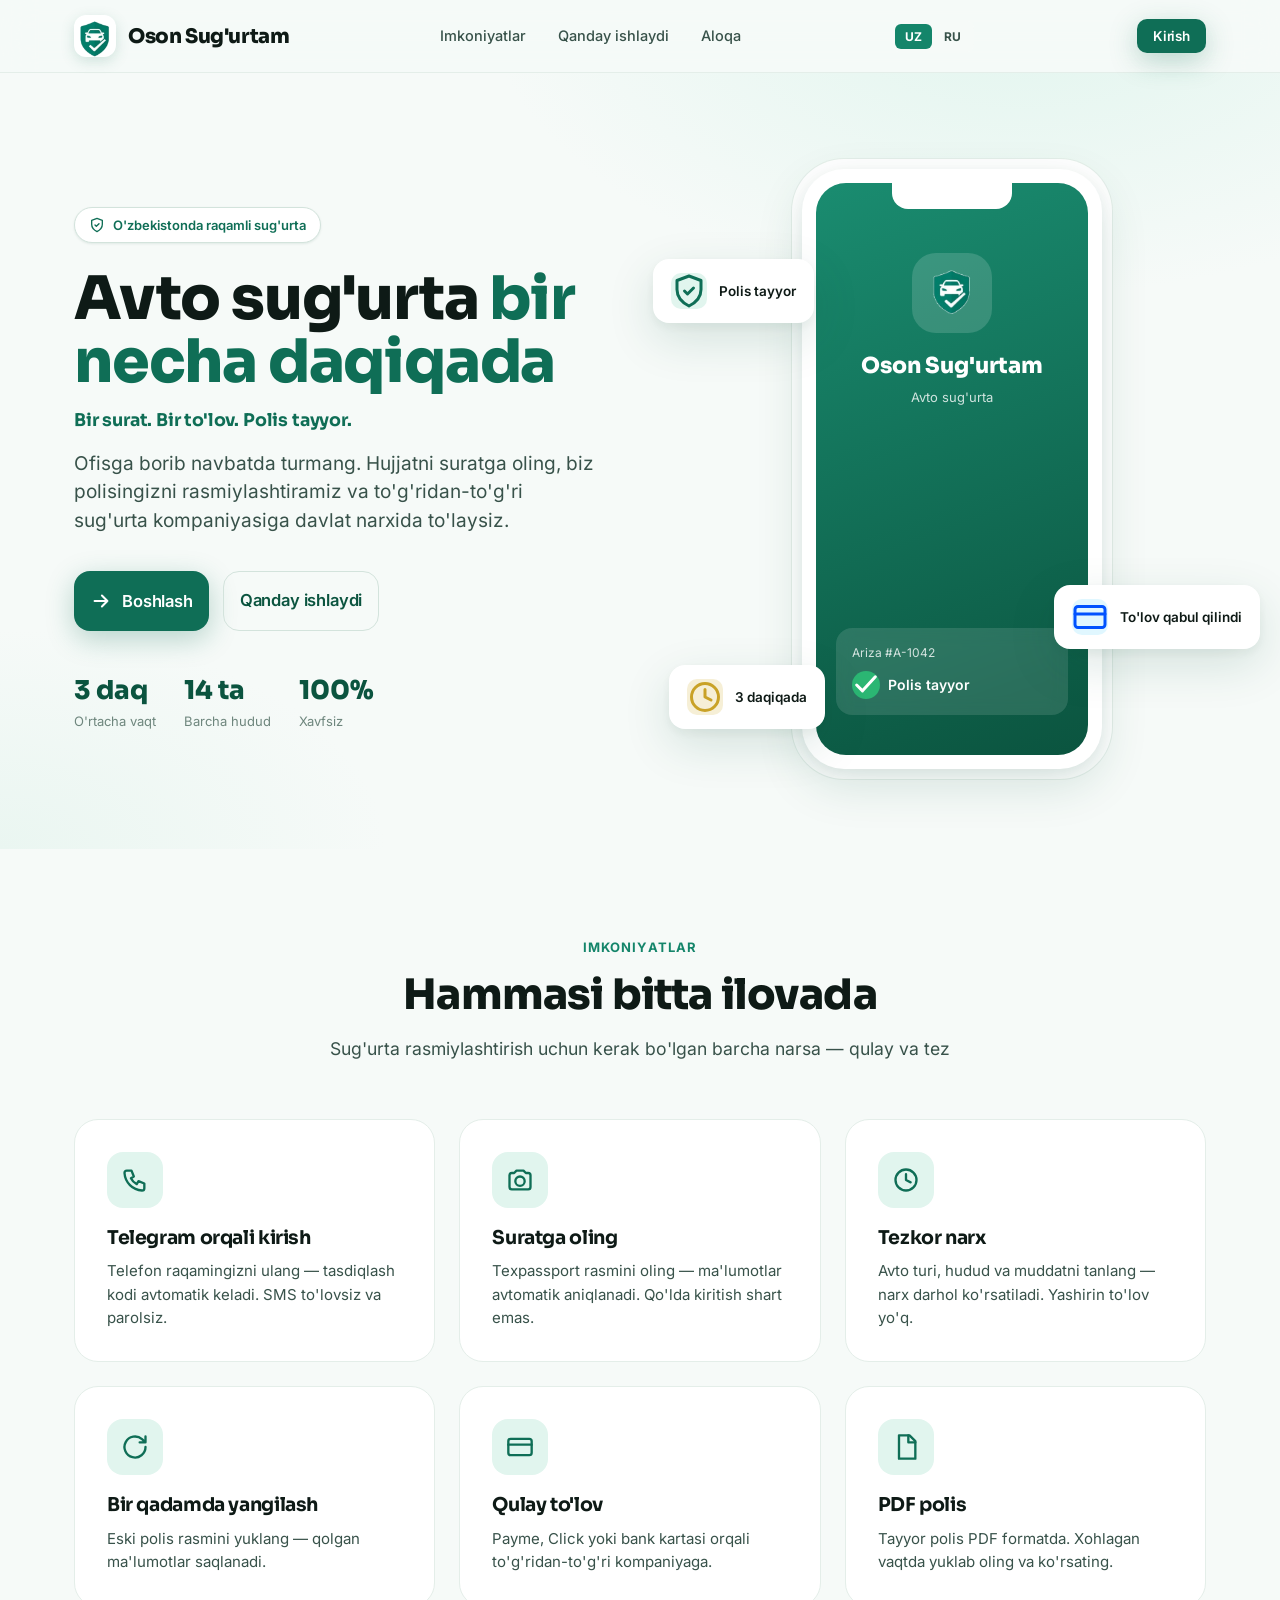
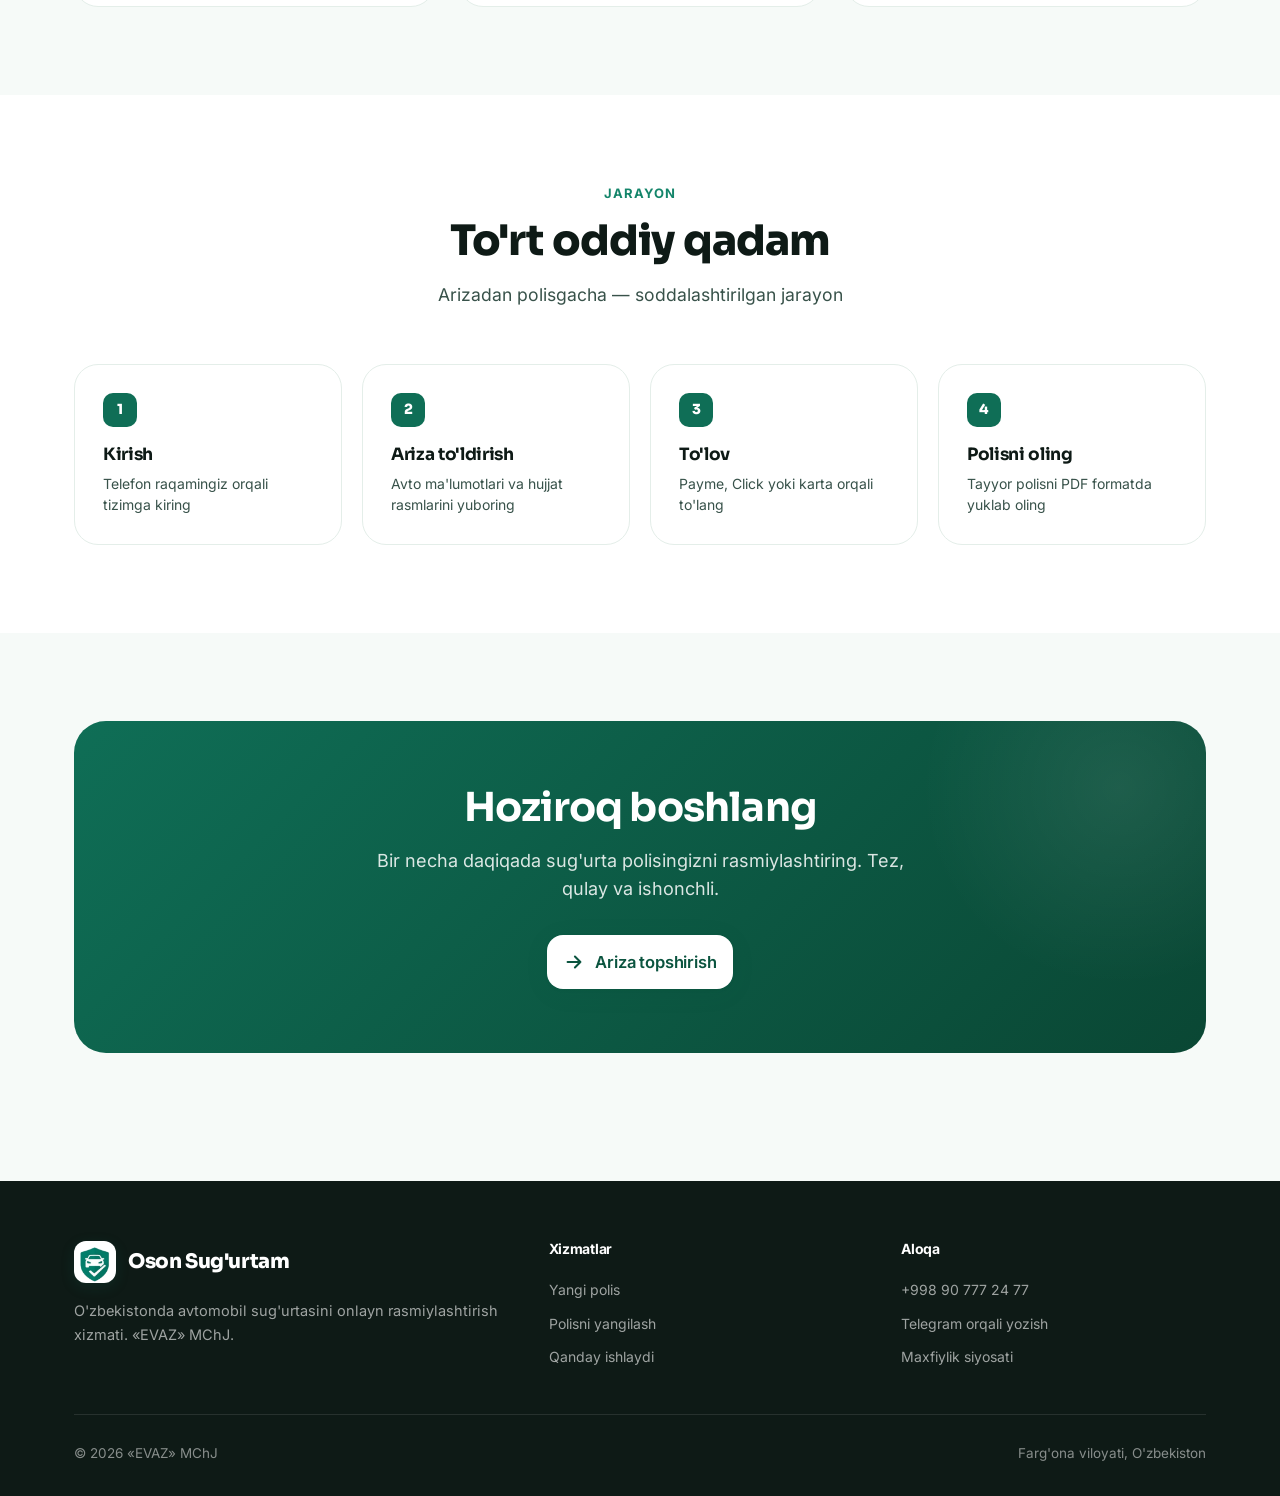
<file: index.html>
<!DOCTYPE html>
<html lang="uz">
<head>
  <meta charset="UTF-8">
  <script>
  (function(){
    try {
      document.documentElement.setAttribute('data-accent', localStorage.getItem('oson_accent') || 'green');
    } catch (e) {}
  })();
  </script>
  <!-- Zoom ataylab bloklanmaydi: mijozlarning bir qismi yoshi katta va matnni
       kattalashtirib o'qiydi. "Nativ ilova" hissi uchun ularni yo'qotish arzimaydi. -->
  <meta name="viewport" content="width=device-width, initial-scale=1.0, viewport-fit=cover">

  <script>
  // Brauzerdagi xatolarni o'z serverimizga yuboramiz. Bu skript boshqa
  // hamma narsadan oldin turadi — shuning uchun ilova yuklanayotganda yuz
  // bergan xatolarni ham tutadi. Uchinchi tomon xizmati ishlatilmaydi.
  (function () {
    var MAX = 8;            // bitta sessiyada eng ko'pi bilan shuncha xabar
    var sent = 0;
    var seen = {};          // bir xil xato takror yuborilmaydi

    function base() {
      var h = location.hostname;
      if (h === 'localhost' || h === '127.0.0.1') return 'http://localhost:3001';
      if (h.indexOf('test.') === 0 || h.indexOf('staging.') === 0) return 'https://api-test.osugurta.uz';
      return 'https://api.osugurta.uz';
    }

    function report(d) {
      try {
        if (sent >= MAX) return;
        var key = (d.message || '') + '|' + (d.line || '');
        if (!key.replace('|', '') || seen[key]) return;
        seen[key] = 1; sent++;

        try {
          var u = JSON.parse(localStorage.getItem('oson_client_user') || 'null');
          if (u && u.phone) d.phone = u.phone;
        } catch (e) {}
        d.page = location.hash || '/';

        var url = base() + '/api/client-errors';
        var body = JSON.stringify(d);
        // sendBeacon sahifa yopilayotganda ham yetib boradi
        if (navigator.sendBeacon) {
          navigator.sendBeacon(url, new Blob([body], { type: 'application/json' }));
        } else {
          fetch(url, { method: 'POST', headers: { 'Content-Type': 'application/json' }, body: body, keepalive: true }).catch(function () {});
        }
      } catch (e) {}
    }

    window.addEventListener('error', function (e) {
      if (!e) return;
      // Rasm/skript yuklanmaganda ham shu hodisa keladi — uni ajratamiz
      if (e.target && e.target !== window && e.target.tagName) {
        return report({ kind: 'error', message: 'Yuklanmadi: ' + e.target.tagName, source: e.target.src || e.target.href || '' });
      }
      report({
        kind: 'error',
        message: e.message || 'Noma\'lum xato',
        source: e.filename || '',
        line: e.lineno || 0,
        col: e.colno || 0,
        stack: (e.error && e.error.stack) || '',
      });
    }, true);

    window.addEventListener('unhandledrejection', function (e) {
      var r = e && e.reason;
      report({
        kind: 'promise',
        message: (r && (r.message || String(r))) || 'Javobsiz promise',
        stack: (r && r.stack) || '',
      });
    });
  })();
  </script>

  <meta name="theme-color" content="#0F6E56">
  <title>Oson Sug'urtam — OSAGO avto sug'urtasini onlayn rasmiylashtiring</title>
  <meta name="description" content="OSAGO avto sug'urta polisini 5 daqiqada onlayn rasmiylashtiring. Tez, qulay, ishonchli — kartadan to'lov, yangilash va do'stlarga referal bonus tizimi bilan.">
  <meta name="keywords" content="OSAGO, avto sug'urta, sug'urta polisi, online sug'urta, O'zbekiston sug'urta, avtomobil sug'urtasi, osugurta">
  <meta name="author" content="Oson Sug'urtam">
  <link rel="canonical" href="https://osugurta.uz/">

  <!-- Open Graph -->
  <meta property="og:type" content="website">
  <meta property="og:site_name" content="Oson Sug'urtam">
  <meta property="og:title" content="Oson Sug'urtam — OSAGO avto sug'urtasini onlayn rasmiylashtiring">
  <meta property="og:description" content="OSAGO avto sug'urta polisini 5 daqiqada onlayn rasmiylashtiring. Tez, qulay, ishonchli.">
  <meta property="og:url" content="https://osugurta.uz/">
  <meta property="og:image" content="https://osugurta.uz/icons/logo.png">
  <meta property="og:locale" content="uz_UZ">

  <!-- Twitter Card -->
  <meta name="twitter:card" content="summary">
  <meta name="twitter:title" content="Oson Sug'urtam — OSAGO avto sug'urtasini onlayn rasmiylashtiring">
  <meta name="twitter:description" content="OSAGO avto sug'urta polisini 5 daqiqada onlayn rasmiylashtiring. Tez, qulay, ishonchli.">
  <meta name="twitter:image" content="https://osugurta.uz/icons/logo.png">

  <!-- WebP birinchi: qo'llab-quvvatlamagan brauzer uni o'tkazib yuboradi va PNG oladi -->
  <link rel="icon" type="image/webp" sizes="64x64" href="icons/favicon-64.webp">
  <link rel="icon" type="image/png" sizes="192x192" href="icons/icon-192.png">
  <link rel="icon" type="image/png" sizes="64x64" href="icons/favicon-64.png">
  <!-- Logotip birinchi ekranda ko'rinadi — oldindan yuklaymiz (LCP) -->
  <link rel="preload" as="image" href="icons/logo-mark.webp" type="image/webp">

  <!-- Backend bilan ulanishni oldindan ochamiz: birinchi API so'rovi ~100-200 ms tez boshlanadi -->
  <link rel="preconnect" href="https://api.osugurta.uz" crossorigin>
  <link rel="dns-prefetch" href="https://api.osugurta.uz">

  <!-- Shriftlar shu domendan: Google'ning ikkita domeni, ikkita DNS so'rovi
       va ikkita TLS qo'l berishi yo'qoldi. Birinchi ekranda kerak bo'ladigan
       ikkitasini oldindan yuklaymiz — CSS o'qilishini kutmaydi. -->
  <link rel="preload" as="font" type="font/woff2" href="fonts/inter-latin.woff2" crossorigin>
  <link rel="preload" as="font" type="font/woff2" href="fonts/sora-latin.woff2" crossorigin>
  <link rel="stylesheet" href="css/fonts.css?v=14">
  <link rel="stylesheet" href="css/style.css?v=14">
  <link rel="manifest" href="manifest.json">
  <meta name="apple-mobile-web-app-capable" content="yes">
  <meta name="apple-mobile-web-app-status-bar-style" content="default">
  <meta name="apple-mobile-web-app-title" content="Oson Sug'urta">
  <link rel="apple-touch-icon" href="icons/icon-192.png">

  <script type="application/ld+json">
  {
    "@context": "https://schema.org",
    "@type": "InsuranceAgency",
    "name": "Oson Sug'urtam",
    "url": "https://osugurta.uz/",
    "logo": "https://osugurta.uz/icons/logo.png",
    "description": "Avto sug'urta (OSAGO) polisini onlayn rasmiylashtirish xizmati.",
    "areaServed": {
      "@type": "Country",
      "name": "O'zbekiston"
    },
    "availableLanguage": ["uz", "ru"]
  }
  </script>
</head>

<body>
  <div id="app"><div class="boot"><div class="boot-spinner"></div></div></div>
  <div id="toast-wrap"></div>

  <!-- Skriptlar `defer` bilan: brauzer HTML'ni to'xtatmasdan o'qib boradi va
       fayllarni parallel yuklaydi. Bajarilish tartibi saqlanadi, hammasi
       DOMContentLoaded'dan oldin tugaydi — shuning uchun App.init() xavfsiz. -->
  <script defer src="https://telegram.org/js/telegram-web-app.js"></script>
  <script defer src="js/config.js?v=14"></script>
  <script defer src="js/i18n.js?v=14"></script>
  <script defer src="js/api.js?v=14"></script>
  <script defer src="js/ui.js?v=14"></script>
  <script defer src="js/app.js?v=14"></script>
  <script>
  document.addEventListener('DOMContentLoaded', function () {
    App.init();

    // Service worker statik fayl yangilanganini aniqlasa — mijozga aytamiz.
    // Majburan qayta yuklamaydik: foydalanuvchi ariza to'ldirayotgan bo'lishi mumkin.
    if ('serviceWorker' in navigator) {
      navigator.serviceWorker.addEventListener('message', function (e) {
        if (!e.data || e.data.type !== 'OSON_UPDATE') return;
        if (document.querySelector('.upd-bar')) return;
        var bar = document.createElement('div');
        bar.className = 'upd-bar';
        bar.innerHTML = '<span>Yangi versiya tayyor</span>';
        var btn = document.createElement('button');
        btn.type = 'button';
        btn.textContent = 'Yangilash';
        btn.addEventListener('click', function () { location.reload(); });
        bar.appendChild(btn);
        document.body.appendChild(bar);
        requestAnimationFrame(function () { bar.classList.add('on'); });
      });
    }
  });
  </script>
</body>
</html>
</file>
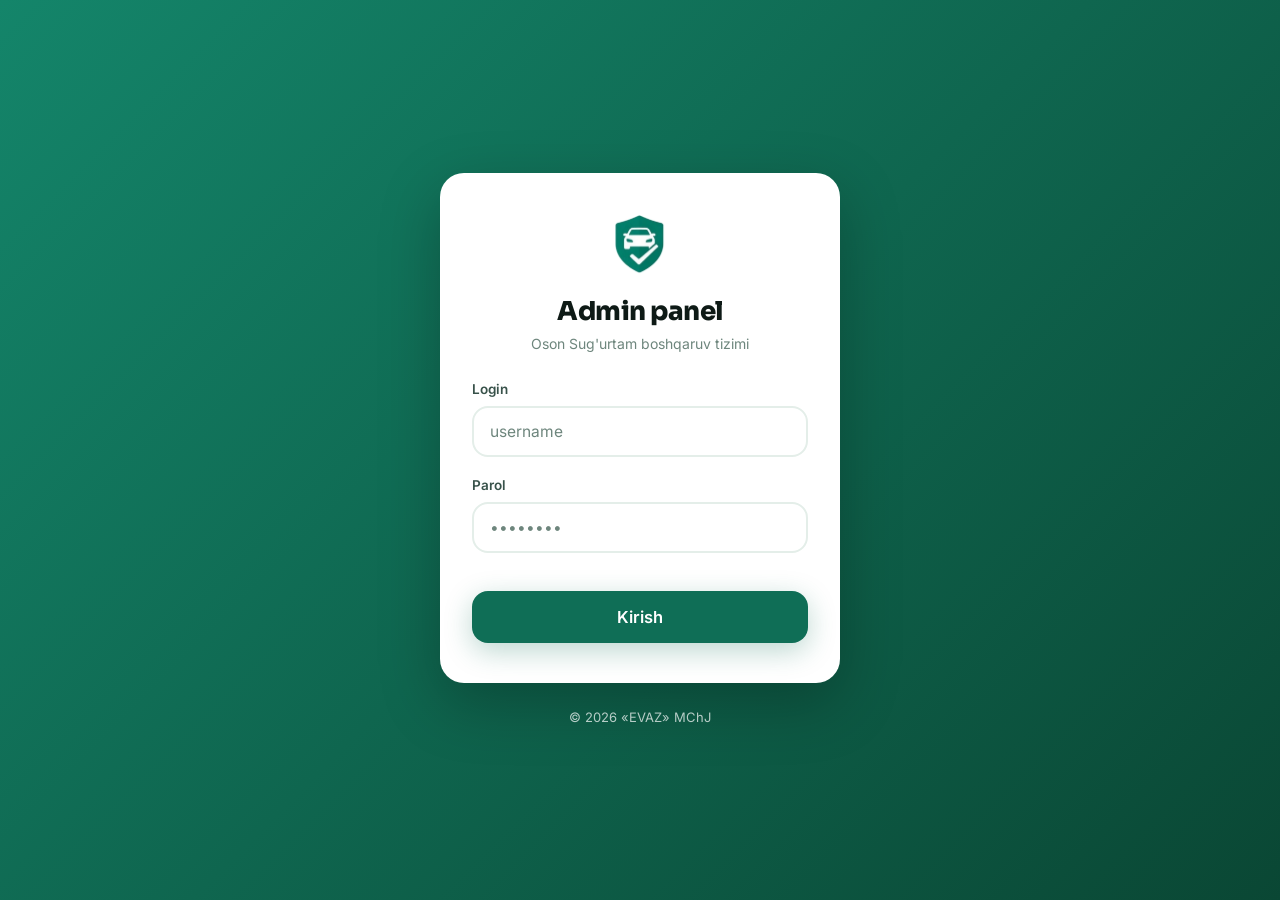
<file: admin.html>
<!DOCTYPE html>
<html lang="uz">
<head>
  <meta charset="UTF-8">
  <meta name="viewport" content="width=device-width, initial-scale=1.0">
  <meta name="theme-color" content="#0B543F">
  <title>Oson Sug'urtam — Admin panel</title>
  <link rel="icon" type="image/webp" sizes="64x64" href="icons/favicon-64.webp">
  <link rel="icon" type="image/png" sizes="192x192" href="icons/icon-192.png">
  <link rel="icon" type="image/png" sizes="64x64" href="icons/favicon-64.png">
  <link rel="apple-touch-icon" href="icons/apple-touch-icon.png">
  <!-- Shriftlar shu domendan: Google'ning ikkita domeni, ikkita DNS so'rovi
       va ikkita TLS qo'l berishi yo'qoldi. Birinchi ekranda kerak bo'ladigan
       ikkitasini oldindan yuklaymiz — CSS o'qilishini kutmaydi. -->
  <link rel="preload" as="font" type="font/woff2" href="fonts/inter-latin.woff2" crossorigin>
  <link rel="preload" as="font" type="font/woff2" href="fonts/sora-latin.woff2" crossorigin>
  <link rel="stylesheet" href="css/fonts.css?v=12">
  <link rel="stylesheet" href="css/style.css?v=12">
  <link rel="stylesheet" href="css/admin.css?v=12">
</head>
<body class="admin-body">
  <div id="admin"><div class="boot"><div class="boot-spinner"></div></div></div>
  <div id="toast-wrap"></div>

  <script src="js/config.js?v=12"></script>
  <script src="js/api.js?v=12"></script>
  <script src="js/ui.js?v=12"></script>
  <script src="js/admin.js?v=12"></script>
  <script>Admin.init();</script>
</body>
</html>
</file>
<file: css/fonts.css>
/* ============================================================
   SHRIFTLAR — o'z domenimizda

   Avval fonts.googleapis.com + fonts.gstatic.com dan kelardi: ikkita
   qo'shimcha domen, ikkita DNS so'rovi, ikkita TLS qo'l berishi — va
   bularning hammasi CSS o'qilgandan KEYIN boshlanardi. Endi fayllar shu
   domendan keladi, mavjud ulanish qayta ishlatiladi va service worker
   ularni keshlaydi.

   Bular o'zgaruvchan (variable) shriftlar: bitta fayl barcha og'irliklarni
   beradi. Og'irlik o'qi CSS'da haqiqatan ishlatilgan oraliqqa qisqartirildi
   (Inter 400-700, Sora 700-800) — shriftning ko'rinishi o'zgarmaydi,
   faqat ishlatilmaydigan og'irliklar ma'lumoti olib tashlanadi.

   unicode-range saqlangan: brauzer faqat sahifada uchragan harflar uchun
   faylni yuklaydi — rus tili yoqilmasa kirill fayli umuman so'ralmaydi.
   ============================================================ */


/* Inter · cyrillic */
@font-face {
  font-family: 'Inter';
  font-style: normal;
  font-weight: 400 700;
  font-display: swap;
  src: url('../fonts/inter-cyrillic.woff2') format('woff2');
  unicode-range: U+0301, U+0400-045F, U+0490-0491, U+04B0-04B1, U+2116;
}

/* Inter · latin-ext */
@font-face {
  font-family: 'Inter';
  font-style: normal;
  font-weight: 400 700;
  font-display: swap;
  src: url('../fonts/inter-latin-ext.woff2') format('woff2');
  unicode-range: U+0100-02BA, U+02BD-02C5, U+02C7-02CC, U+02CE-02D7, U+02DD-02FF, U+0304, U+0308, U+0329, U+1D00-1DBF, U+1E00-1E9F, U+1EF2-1EFF, U+2020, U+20A0-20AB, U+20AD-20C4, U+2113, U+2C60-2C7F, U+A720-A7FF;
}

/* Inter · latin */
@font-face {
  font-family: 'Inter';
  font-style: normal;
  font-weight: 400 700;
  font-display: swap;
  src: url('../fonts/inter-latin.woff2') format('woff2');
  unicode-range: U+0000-00FF, U+0131, U+0152-0153, U+02BB-02BC, U+02C6, U+02DA, U+02DC, U+0304, U+0308, U+0329, U+2000-206F, U+20AC, U+2122, U+2191, U+2193, U+2212, U+2215, U+FEFF, U+FFFD;
}

/* Sora · latin-ext */
@font-face {
  font-family: 'Sora';
  font-style: normal;
  font-weight: 700 800;
  font-display: swap;
  src: url('../fonts/sora-latin-ext.woff2') format('woff2');
  unicode-range: U+0100-02BA, U+02BD-02C5, U+02C7-02CC, U+02CE-02D7, U+02DD-02FF, U+0304, U+0308, U+0329, U+1D00-1DBF, U+1E00-1E9F, U+1EF2-1EFF, U+2020, U+20A0-20AB, U+20AD-20C4, U+2113, U+2C60-2C7F, U+A720-A7FF;
}

/* Sora · latin */
@font-face {
  font-family: 'Sora';
  font-style: normal;
  font-weight: 700 800;
  font-display: swap;
  src: url('../fonts/sora-latin.woff2') format('woff2');
  unicode-range: U+0000-00FF, U+0131, U+0152-0153, U+02BB-02BC, U+02C6, U+02DA, U+02DC, U+0304, U+0308, U+0329, U+2000-206F, U+20AC, U+2122, U+2191, U+2193, U+2212, U+2215, U+FEFF, U+FFFD;
}
</file>
<file: css/style.css>
/* ============================================================
   OSON SUG'URTAM — Premium dizayn tizimi
   Display: Sora · Body: Inter · Brand: deep green
   ============================================================ */

/* Shriftlar index.html da <link rel="preconnect"> + <link rel="stylesheet"> bilan
   yuklanadi. Bu yerda @import ishlatilmaydi: u render'ni bloklaydi va
   bir xil shriftni ikkinchi marta so'raydi. */

:root {
  /* Yashil palitra — chuqurlik bilan */
  --green-900: #0A4734;
  --green-800: #0B543F;
  --green-700: #0F6E56;
  --green-600: #14856A;
  --green-500: #1A8C70;
  --green-300: #7BC6AF;
  --green-100: #E1F5EE;
  --green-50:  #F0FAF6;

  /* Neytral */
  --ink:    #0E1A16;
  --ink-2:  #38524A;
  --muted:  #6E867D;
  --line:   #E4EEE9;
  --line-2: #D3E3DC;
  --paper:  #F6FAF8;
  --card:   #FFFFFF;

  /* Premium urg'u — oltin */
  --gold:   #C9A227;
  --gold-l: #F6EFD6;

  /* Holat */
  --danger: #DC2626;
  --danger-l: #FEE2E2;

  /* O'lchamlar */
  --r-sm: 10px;
  --r:    16px;
  --r-lg: 24px;
  --r-xl: 32px;
  --shadow-sm: 0 1px 3px rgba(11,84,63,.06), 0 1px 2px rgba(11,84,63,.04);
  --shadow:    0 4px 24px rgba(11,84,63,.08), 0 1px 4px rgba(11,84,63,.04);
  --shadow-lg: 0 16px 48px rgba(11,84,63,.14), 0 4px 12px rgba(11,84,63,.06);
  --shadow-green: 0 8px 28px rgba(15,110,86,.28);

  --maxw: 1180px;
}

/* ===== Rang variantlari — asosiy (accent) rang ===== */
:root[data-accent="blue"] {
  --green-900: #0B3159; --green-800: #0D3E6E; --green-700: #12538D;
  --green-600: #1768AC; --green-500: #1D77BE; --green-300: #86BEE0;
  --green-100: #E1EEF8; --green-50:  #F0F7FC;
  --shadow-green: 0 8px 28px rgba(18,83,141,.28);
}

* { margin:0; padding:0; box-sizing:border-box; -webkit-tap-highlight-color:transparent; }
html { scroll-behavior:smooth; overflow-x:hidden; }
body {
  font-family:'Inter', system-ui, sans-serif;
  background:var(--paper);
  color:var(--ink);
  line-height:1.55;
  font-size:16px;
  overflow-x:hidden;
  width:100%;
  max-width:100vw;
  -webkit-font-smoothing:antialiased;
  text-rendering:optimizeLegibility;
}
h1,h2,h3,h4,h5 { font-family:'Sora', sans-serif; font-weight:700; line-height:1.15; letter-spacing:-.02em; color:var(--ink); }
a { color:inherit; text-decoration:none; }
button, input, select, textarea { font-family:inherit; font-size:inherit; }
img, svg { display:block; max-width:100%; }
::selection { background:var(--green-100); color:var(--green-800); }

/* ---------- Layout ---------- */
.wrap { max-width:var(--maxw); margin:0 auto; padding:0 24px; }
.hidden { display:none !important; }
.spacer { flex:1; }

/* ---------- Tugmalar ---------- */
.btn {
  display:inline-flex; align-items:center; justify-content:center; gap:10px;
  padding:14px 26px; border-radius:var(--r-sm); border:none; cursor:pointer;
  font-weight:600; font-size:15px; letter-spacing:-.01em;
  transition:transform .15s ease, box-shadow .2s ease, background .2s ease, opacity .2s;
  white-space:nowrap; user-select:none;
}
.btn:active { transform:translateY(1px) scale(.99); }
.btn-primary { background:var(--green-700); color:#fff; box-shadow:var(--shadow-green); }
.btn-primary:hover { background:var(--green-600); box-shadow:0 10px 32px rgba(15,110,86,.34); }
.btn-ghost { background:var(--green-50); color:var(--green-800); }
.btn-ghost:hover { background:var(--green-100); }
.btn-outline { background:transparent; color:var(--green-800); border:1.5px solid var(--line-2); }
.btn-outline:hover { border-color:var(--green-500); background:var(--green-50); }
.btn-white { background:#fff; color:var(--green-800); box-shadow:var(--shadow); }
.btn-white:hover { box-shadow:var(--shadow-lg); }
.btn-danger { background:#FEF2F2; color:var(--danger); }
.btn-danger:hover { background:#FEE2E2; }
.btn-block { width:100%; }
.btn-lg { padding:17px 32px; font-size:16px; border-radius:var(--r); }
.btn-sm { padding:9px 16px; font-size:13.5px; }
.btn:disabled { opacity:.5; cursor:not-allowed; transform:none; }

/* ---------- Logo ---------- */
.logo { display:inline-flex; align-items:center; gap:12px; font-family:'Sora'; font-weight:800; font-size:20px; letter-spacing:-.02em; }
.logo-mark {
  width:42px; height:42px; border-radius:12px;
  background:#fff; padding:5px;
  display:grid; place-items:center; box-shadow:0 4px 14px rgba(15,110,86,.18);
  flex-shrink:0;
}
.logo-mark svg, .logo-mark img { width:100%; height:100%; }
.logo-pic { display:block; width:100%; height:100%; }
/* Yangi logo rasmi — barcha konteynerlarda to'g'ri o'lchamda */
.logo-img { width:100%; height:100%; object-fit:contain; display:block; }
.al-logo img, .pwa-banner .pwa-ic img, .adm-brand-logo img { width:100%; height:100%; object-fit:contain; display:block; }

/* ---------- Kartochka ---------- */
.card { background:var(--card); border-radius:var(--r); box-shadow:var(--shadow); border:1px solid var(--line); }
.card-pad { padding:28px; }

/* ---------- Forma ---------- */
.field { margin-bottom:18px; }
.label { display:block; font-size:13.5px; font-weight:600; color:var(--ink-2); margin-bottom:8px; letter-spacing:-.01em; }
.input, .select, .textarea {
  width:100%; padding:15px 16px; border:1.5px solid var(--line-2); border-radius:var(--r-sm);
  background:var(--card); color:var(--ink); transition:border .18s, box-shadow .18s;
  font-size:15.5px;
}
.input:focus, .select:focus, .textarea:focus {
  outline:none; border-color:var(--green-500); box-shadow:0 0 0 4px var(--green-100);
}
.input::placeholder { color:var(--muted); }
.textarea { resize:vertical; min-height:96px; }
.hint { font-size:13px; color:var(--muted); margin-top:6px; }

/* ---------- Toast ---------- */
#toasts { position:fixed; top:20px; left:50%; transform:translateX(-50%); z-index:9999; display:flex; flex-direction:column; gap:10px; width:min(420px, calc(100vw - 32px)); }
.toast {
  background:var(--ink); color:#fff; padding:14px 18px; border-radius:var(--r-sm);
  box-shadow:var(--shadow-lg); font-size:14.5px; font-weight:500;
  display:flex; align-items:center; gap:12px;
  animation:toastIn .3s cubic-bezier(.2,.8,.2,1);
}
.toast.success { background:var(--green-700); }
.toast.error { background:var(--danger); }
.toast svg { width:20px; height:20px; flex-shrink:0; }
@keyframes toastIn { from{opacity:0; transform:translateY(-12px) scale(.96);} to{opacity:1; transform:none;} }

/* ---------- Yuklanish ---------- */
.spinner { width:22px; height:22px; border:2.5px solid rgba(255,255,255,.35); border-top-color:#fff; border-radius:50%; animation:spin .7s linear infinite; }
.spinner.dark { border-color:var(--green-100); border-top-color:var(--green-700); }
@keyframes spin { to{ transform:rotate(360deg);} }
.loading-screen { min-height:60vh; display:grid; place-items:center; }

/* ---------- Badge ---------- */
.badge { display:inline-flex; align-items:center; gap:6px; padding:5px 12px; border-radius:999px; font-size:12.5px; font-weight:600; letter-spacing:-.01em; }
.badge-dot { width:7px; height:7px; border-radius:50%; }

/* ---------- Skeleton ---------- */
.skel { background:linear-gradient(90deg, #eef5f2 25%, #f7faf9 50%, #eef5f2 75%); background-size:200% 100%; animation:shimmer 1.4s infinite; border-radius:8px; }
@keyframes shimmer { to{ background-position:-200% 0; } }

/* ============================================================
   LANDING (mehmon)
   ============================================================ */
.nav { position:sticky; top:0; z-index:100; background:rgba(246,250,248,.8); backdrop-filter:blur(16px); border-bottom:1px solid var(--line); }
.nav-inner { display:flex; align-items:center; justify-content:space-between; height:72px; }
.nav-links { display:flex; align-items:center; gap:32px; }
.nav-links a { font-size:14.5px; font-weight:500; color:var(--ink-2); transition:color .2s; }
.nav-links a:hover { color:var(--green-700); }
.nav-lang-switch{display:flex;gap:2px;background:var(--paper);border-radius:8px;padding:3px;margin-right:12px}
.nav-lang-switch button{border:none;background:transparent;padding:5px 10px;font-size:12px;font-weight:700;color:var(--ink-2);border-radius:6px;cursor:pointer;transition:.15s}
.nav-lang-switch button.on{background:var(--green-600);color:#fff}

.hero { position:relative; overflow:hidden; padding:96px 0 80px; }
.hero-bg { position:absolute; inset:0; z-index:-1; background:
  radial-gradient(900px 500px at 80% -10%, var(--green-100), transparent 60%),
  radial-gradient(700px 400px at 0% 100%, #EAF6F1, transparent 55%); }
.hero-grid { display:grid; grid-template-columns:1.05fr .95fr; gap:64px; align-items:center; }
.hero-eyebrow { display:inline-flex; align-items:center; gap:8px; padding:7px 14px; background:#fff; border:1px solid var(--line-2); border-radius:999px; font-size:13px; font-weight:600; color:var(--green-700); margin-bottom:24px; box-shadow:var(--shadow-sm); white-space:nowrap; }
.hero-eyebrow svg { width:16px; height:16px; flex-shrink:0; }
.hero h1 { font-size:clamp(38px, 5vw, 60px); font-weight:800; line-height:1.05; margin-bottom:14px; }
.hero h1 .accent { color:var(--green-700); position:relative; }
/* Slogan — hero'da h1 ostidagi qisqa, urg'uli tagline */
.hero-slogan { font-family:'Sora',sans-serif; font-size:17.5px; font-weight:700; color:var(--green-700); letter-spacing:-.01em; margin-bottom:16px; animation:tgFadeUp .6s ease both; }
.hero-sub { font-size:19px; color:var(--ink-2); max-width:520px; margin-bottom:36px; line-height:1.5; }
.hero-cta { display:flex; gap:14px; flex-wrap:wrap; }
.hero-trust { display:flex; gap:28px; margin-top:40px; }
.hero-trust .t-num { font-family:'Sora'; font-size:26px; font-weight:800; color:var(--green-800); }
.hero-trust .t-lab { font-size:13px; color:var(--muted); }

/* Hero visual — telefon mokap */
.hero-visual { position:relative; display:grid; place-items:center; }
.phone {
  width:300px; height:600px; background:#fff; border-radius:42px; padding:14px;
  box-shadow:var(--shadow-lg), 0 0 0 10px #fff, 0 0 0 11px var(--line);
  position:relative;
}
.phone-screen { width:100%; height:100%; border-radius:30px; overflow:hidden; background:linear-gradient(160deg,var(--green-500),var(--green-800)); position:relative; }
.phone-notch { position:absolute; top:0; left:50%; transform:translateX(-50%); width:120px; height:26px; background:#fff; border-radius:0 0 16px 16px; z-index:3; }
.phone-float {
  position:absolute; background:#fff; border-radius:16px; padding:14px 18px; box-shadow:var(--shadow-lg);
  display:flex; align-items:center; gap:12px; font-size:13.5px; font-weight:600;
  animation:float 4s ease-in-out infinite;
}
.phone-float .pf-ic { width:36px; height:36px; border-radius:10px; display:grid; place-items:center; flex-shrink:0; }
.float-1 { top:90px; left:-46px; animation-delay:0s; }
.float-2 { bottom:120px; right:-54px; animation-delay:1.2s; }
.float-3 { bottom:40px; left:-30px; animation-delay:.6s; }
@keyframes float { 0%,100%{ transform:translateY(0);} 50%{ transform:translateY(-12px);} }

/* Bo'limlar */
.section { padding:88px 0; }
.section-head { text-align:center; max-width:640px; margin:0 auto 56px; }
.section-eyebrow { font-size:13px; font-weight:700; color:var(--green-600); text-transform:uppercase; letter-spacing:.08em; margin-bottom:14px; }
.section-head h2 { font-size:clamp(28px,3.4vw,42px); font-weight:800; margin-bottom:16px; }
.section-head p { font-size:17.5px; color:var(--ink-2); }

.features-grid { display:grid; grid-template-columns:repeat(3,1fr); gap:24px; }
.feature {
  background:#fff; border:1px solid var(--line); border-radius:var(--r-lg); padding:32px;
  transition:transform .25s ease, box-shadow .25s ease, border-color .25s;
}
.feature:hover { transform:translateY(-4px); box-shadow:var(--shadow-lg); border-color:var(--green-300); }
.feature-ic { width:56px; height:56px; border-radius:16px; background:var(--green-100); display:grid; place-items:center; margin-bottom:20px; }
.feature-ic svg { width:28px; height:28px; color:var(--green-700); }
.feature h3 { font-size:19px; margin-bottom:10px; }
.feature p { color:var(--ink-2); font-size:15px; line-height:1.55; }

/* Bosqichlar (process) */
.steps-rail { display:grid; grid-template-columns:repeat(4,1fr); gap:20px; position:relative; }
.step-card { background:var(--card); border:1px solid var(--line); border-radius:var(--r-lg); padding:28px; position:relative; }
.step-num { font-family:'Sora'; font-size:14px; font-weight:800; color:#fff; background:var(--green-700); width:34px; height:34px; border-radius:10px; display:grid; place-items:center; margin-bottom:18px; }
.step-card h3 { font-size:17px; margin-bottom:8px; }
.step-card p { color:var(--ink-2); font-size:14px; }

/* CTA banner */
.cta-banner { background:linear-gradient(135deg,var(--green-700),var(--green-900)); border-radius:var(--r-xl); padding:64px; text-align:center; position:relative; overflow:hidden; }
.cta-banner::before { content:''; position:absolute; top:-40%; right:-10%; width:400px; height:400px; background:radial-gradient(circle,rgba(255,255,255,.08),transparent 70%); }
.cta-banner h2 { color:#fff; font-size:clamp(26px,3.4vw,40px); margin-bottom:16px; }
.cta-banner p { color:rgba(255,255,255,.85); font-size:18px; margin-bottom:32px; max-width:560px; margin-left:auto; margin-right:auto; }

/* Footer */
.footer { background:var(--ink); color:#fff; padding:60px 0 32px; margin-top:40px; }
.footer-grid { display:grid; grid-template-columns:1.4fr 1fr 1fr; gap:48px; padding-bottom:40px; border-bottom:1px solid rgba(255,255,255,.1); }
.footer .logo { color:#fff; margin-bottom:16px; }
.footer p { color:rgba(255,255,255,.6); font-size:14.5px; line-height:1.7; }
.footer h4 { color:#fff; font-size:14px; margin-bottom:16px; font-family:'Inter'; font-weight:700; }
.footer-links a { display:block; color:rgba(255,255,255,.6); font-size:14px; padding:6px 0; transition:color .2s; }
.footer-links a:hover { color:#fff; }
.footer-bottom { padding-top:28px; display:flex; justify-content:space-between; align-items:center; color:rgba(255,255,255,.5); font-size:13.5px; }

/* ============================================================
   AUTH (login modal/page)
   ============================================================ */
.auth-page { min-height:100vh; display:grid; grid-template-columns:1fr 1fr; }
.auth-visual { background:linear-gradient(160deg,var(--green-600),var(--green-900)); position:relative; overflow:hidden; display:flex; flex-direction:column; justify-content:space-between; padding:56px; color:#fff; }
.auth-visual::before { content:''; position:absolute; top:-20%; right:-15%; width:500px; height:500px; background:radial-gradient(circle,rgba(255,255,255,.07),transparent 65%); }
.auth-visual .logo { color:#fff; }
.auth-visual-mid { position:relative; z-index:2; }
.auth-visual-mid h2 { color:#fff; font-size:38px; line-height:1.15; margin-bottom:20px; }
.auth-visual-mid p { color:rgba(255,255,255,.8); font-size:17px; max-width:380px; }
.auth-shield { width:200px; opacity:.16; position:absolute; bottom:-20px; right:40px; }
.auth-form-side { display:grid; place-items:center; padding:40px; }
.auth-box { width:100%; max-width:400px; min-width:0; }
.auth-box h1 { font-size:30px; margin-bottom:8px; }
.auth-box .sub { color:var(--ink-2); margin-bottom:32px; font-size:15.5px; }

/* OTP inputlar */
.otp-row { display:flex; gap:10px; justify-content:space-between; margin-bottom:8px; }
.otp-cell { flex:1 1 0; min-width:0; width:auto; height:64px; text-align:center; font-size:26px; font-weight:700; font-family:'Sora'; border:1.5px solid var(--line-2); border-radius:var(--r-sm); transition:border .18s, box-shadow .18s; }
.otp-cell:focus { outline:none; border-color:var(--green-500); box-shadow:0 0 0 4px var(--green-100); }

/* Telefon input prefiks */
.phone-input { display:flex; align-items:center; border:1.5px solid var(--line-2); border-radius:var(--r-sm); overflow:hidden; transition:border .18s, box-shadow .18s; }
.phone-input:focus-within { border-color:var(--green-500); box-shadow:0 0 0 4px var(--green-100); }
.phone-prefix { padding:15px 14px; background:var(--green-50); color:var(--ink-2); font-weight:600; border-right:1.5px solid var(--line-2); }
.phone-input input { flex:1; border:none; padding:15px 16px; font-size:16px; letter-spacing:.5px; }
.phone-input input:focus { outline:none; }

/* ============================================================
   MIJOZ APP (ichki)
   ============================================================ */
.app-shell { min-height:100vh; padding-bottom:90px; }
.app-topbar { position:sticky; top:0; z-index:50; background:rgba(246,250,248,.85); backdrop-filter:blur(14px); -webkit-backdrop-filter:blur(14px); border-bottom:1px solid var(--line); }
.app-topbar-inner { height:64px; display:flex; align-items:center; justify-content:space-between; }
.app-back { display:inline-flex; align-items:center; gap:8px; color:var(--ink-2); font-weight:600; font-size:15px; cursor:pointer; padding:8px 12px; border-radius:10px; transition:background .2s; }
.app-back svg { width:18px; height:18px; flex-shrink:0; }
.app-back:hover { background:var(--green-50); }
.app-title { font-family:'Sora'; font-weight:700; font-size:17px; }
.app-main { padding:24px 0 40px; }
.app-view { animation:viewIn .35s cubic-bezier(.2,.8,.2,1); }
@keyframes viewIn { from{ opacity:0; transform:translateY(10px);} to{ opacity:1; transform:none;} }

/* Pastki navigatsiya (mobil) */
.bottom-nav { position:fixed; bottom:0; left:0; right:0; z-index:60; background:var(--card); border-top:1px solid var(--line); display:flex; padding:8px 0 calc(8px + env(safe-area-inset-bottom)); }
.bn-item { flex:1; display:flex; flex-direction:column; align-items:center; gap:3px; padding:6px; color:var(--muted); cursor:pointer; transition:color .2s; }
.bn-item svg { width:24px; height:24px; }
.bn-item.active { color:var(--green-700); }
.bn-item .bn-lab { font-size:11px; font-weight:600; }
.bn-badge { position:absolute; top:2px; margin-left:18px; background:var(--danger); color:#fff; font-size:10px; font-weight:700; min-width:16px; height:16px; border-radius:8px; display:grid; place-items:center; padding:0 4px; }

/* Dashboard */
.greeting { font-size:14px; color:var(--muted); }
.greeting-name { font-family:'Sora'; font-size:26px; font-weight:800; margin-top:2px; }
.hero-card {
  background:linear-gradient(135deg,var(--green-600),var(--green-800)); border-radius:var(--r-lg);
  padding:28px; color:#fff; position:relative; overflow:hidden; margin:20px 0;
}
.hero-card::before { content:''; position:absolute; top:-30%; right:-10%; width:240px; height:240px; background:radial-gradient(circle,rgba(255,255,255,.1),transparent 70%); }
.hero-card h2 { color:#fff; font-size:22px; margin-bottom:6px; position:relative; }
.hero-card p { color:rgba(255,255,255,.82); font-size:14.5px; position:relative; max-width:70%; }
.hero-card .hc-shield { position:absolute; right:18px; top:50%; transform:translateY(-50%); width:90px; opacity:.9; }

.action-card {
  display:flex; align-items:center; gap:18px; background:var(--green-700); border-radius:var(--r);
  padding:20px 24px; color:#fff; cursor:pointer; box-shadow:var(--shadow-green);
  transition:transform .2s, box-shadow .2s; margin-bottom:20px;
}
.action-card:hover { transform:translateY(-2px); box-shadow:0 12px 36px rgba(15,110,86,.32); }
.action-card .ac-plus { width:52px; height:52px; border-radius:14px; background:rgba(255,255,255,.18); display:grid; place-items:center; flex-shrink:0; }
.action-card .ac-plus svg { width:26px; height:26px; }
.action-card h3 { color:#fff; font-size:18px; margin-bottom:2px; }
.action-card p { color:rgba(255,255,255,.8); font-size:13.5px; }
.action-card .ac-arrow { margin-left:auto; }

.tiles { display:grid; grid-template-columns:1fr 1fr; gap:14px; }
.tile { background:var(--card); border:1px solid var(--line); border-radius:var(--r); padding:20px; cursor:pointer; transition:transform .2s, box-shadow .2s, border-color .2s; position:relative; }
.tile:hover { transform:translateY(-3px); box-shadow:var(--shadow); border-color:var(--green-300); }
.tile-ic { width:48px; height:48px; border-radius:13px; display:grid; place-items:center; margin-bottom:14px; }
.tile-ic svg { width:24px; height:24px; }
.tile h4 { font-size:16px; margin-bottom:3px; }
.tile p { font-size:13px; color:var(--muted); }
.tile-badge { position:absolute; top:16px; right:16px; background:var(--danger); color:#fff; font-size:11px; font-weight:700; min-width:20px; height:20px; border-radius:10px; display:grid; place-items:center; padding:0 6px; }

/* ============================================================
   ARIZA OQIMI (multi-step)
   ============================================================ */
.flow-progress { display:flex; align-items:center; gap:6px; margin-bottom:8px; }
.fp-seg { height:6px; flex:1; background:var(--line); border-radius:3px; overflow:hidden; transition:background .3s; }
.fp-seg.done { background:var(--green-700); }
.fp-seg.active { background:var(--green-400, var(--green-500)); }
.fp-label { font-size:13px; color:var(--muted); margin-bottom:24px; }

.flow-title { font-size:24px; font-weight:800; margin-bottom:6px; }
.flow-desc { color:var(--ink-2); font-size:15px; margin-bottom:24px; }

/* Tanlov kartochkalari */
.choice { display:flex; align-items:center; gap:16px; background:var(--card); border:1.5px solid var(--line-2); border-radius:var(--r); padding:18px 20px; cursor:pointer; transition:border .2s, background .2s, transform .15s; margin-bottom:12px; }
.choice:hover { border-color:var(--green-400, var(--green-500)); transform:translateX(2px); }
.choice.sel { border-color:var(--green-700); background:var(--green-50); }
.choice-ic { width:52px; height:52px; border-radius:14px; background:var(--green-100); display:grid; place-items:center; flex-shrink:0; }
.choice-ic svg { width:26px; height:26px; color:var(--green-700); }
.choice-body h4 { font-size:16.5px; margin-bottom:2px; }
.choice-body p { font-size:13.5px; color:var(--muted); }
.choice-check { margin-left:auto; width:28px; height:28px; border-radius:50%; border:2px solid var(--line-2); display:grid; place-items:center; flex-shrink:0; transition:all .2s; }
.choice.sel .choice-check { background:var(--green-700); border-color:var(--green-700); }
.choice.sel .choice-check svg { color:#fff; opacity:1; }
.choice-check svg { width:16px; height:16px; opacity:0; }

/* Grid choices (region, duration) */
.choice-grid { display:grid; grid-template-columns:1fr 1fr; gap:12px; }
.choice-mini { background:var(--card); border:1.5px solid var(--line-2); border-radius:var(--r); padding:18px; cursor:pointer; transition:all .2s; text-align:center; position:relative; }
.choice-mini:hover { border-color:var(--green-400,var(--green-500)); }
.choice-mini.sel { border-color:var(--green-700); background:var(--green-50); }
.choice-mini .cm-main { font-family:'Sora'; font-weight:700; font-size:18px; }
.choice-mini .cm-sub { font-size:12.5px; color:var(--muted); margin-top:2px; }
.choice-mini .cm-price { font-size:13px; color:var(--green-700); font-weight:600; margin-top:8px; }
.cm-pop { position:absolute; top:-8px; right:10px; background:var(--gold); color:#fff; font-size:10px; font-weight:700; padding:3px 8px; border-radius:6px; }

/* Upload zonasi */
.upload-zone { border:2px dashed var(--line-2); border-radius:var(--r); padding:28px; text-align:center; cursor:pointer; transition:border .2s, background .2s; background:var(--card); margin-bottom:14px; }
.upload-zone:hover { border-color:var(--green-500); background:var(--green-50); }
.upload-zone.has { border-style:solid; border-color:var(--green-500); background:var(--green-50); }
.uz-ic { width:56px; height:56px; border-radius:16px; background:var(--green-100); display:grid; place-items:center; margin:0 auto 14px; }
.uz-ic svg { width:28px; height:28px; color:var(--green-700); }
.uz-title { font-weight:600; font-size:15px; margin-bottom:4px; }
.uz-hint { font-size:13px; color:var(--muted); }
.uz-preview { width:100%; max-height:200px; object-fit:contain; border-radius:10px; margin-top:8px; }

/* Sticky pastki tugma */
.flow-footer { position:sticky; bottom:0; background:linear-gradient(transparent, var(--paper) 30%); padding:20px 0; margin-top:24px; }

/* Narx xulosa */
.price-summary { background:linear-gradient(135deg,var(--green-700),var(--green-900)); border-radius:var(--r-lg); padding:24px; color:#fff; margin-bottom:20px; }
.price-summary .ps-label { font-size:13px; color:rgba(255,255,255,.7); }
.price-summary .ps-amount { font-family:'Sora'; font-size:34px; font-weight:800; margin:4px 0 16px; }
.ps-row { display:flex; justify-content:space-between; font-size:14px; padding:8px 0; border-top:1px solid rgba(255,255,255,.14); }
.ps-row span:first-child { color:rgba(255,255,255,.75); }

/* Haydovchi kartochka */
.driver-item { background:var(--card); border:1px solid var(--line); border-radius:var(--r); padding:16px; margin-bottom:12px; display:flex; align-items:center; gap:14px; }
.driver-num { width:40px; height:40px; border-radius:11px; background:var(--green-100); color:var(--green-700); font-family:'Sora'; font-weight:700; display:grid; place-items:center; flex-shrink:0; }

/* ============================================================
   STATUS / KUZATISH
   ============================================================ */
.status-hero { border-radius:var(--r-lg); padding:24px; margin-bottom:24px; }
.status-hero.ok { background:var(--green-100); }
.timeline { position:relative; padding-left:8px; }
.tl-step { display:flex; gap:18px; padding-bottom:8px; }
.tl-marker { display:flex; flex-direction:column; align-items:center; }
.tl-dot { width:40px; height:40px; border-radius:50%; display:grid; place-items:center; flex-shrink:0; background:var(--card); border:3px solid var(--line); transition:all .3s; }
.tl-dot.done { background:var(--green-700); border-color:var(--green-700); }
.tl-dot.done svg { color:#fff; }
.tl-dot.current { border-color:var(--green-700); background:var(--green-50); }
.tl-dot.current .tl-pulse { width:14px; height:14px; border-radius:50%; background:var(--green-700); animation:pulse 1.6s ease-in-out infinite; }
@keyframes pulse { 0%,100%{ transform:scale(1); opacity:1;} 50%{ transform:scale(.6); opacity:.5;} }
.tl-line { width:3px; flex:1; min-height:28px; background:var(--line); margin:4px 0; transition:background .3s; }
.tl-line.done { background:var(--green-700); }
.tl-body { padding-top:7px; padding-bottom:20px; }
.tl-body h4 { font-size:16px; margin-bottom:2px; }
.tl-body .tl-time { font-size:13px; color:var(--muted); }

/* PDF kartochka */
.pdf-card { display:flex; align-items:center; gap:16px; background:var(--card); border:1px solid var(--line); border-radius:var(--r); padding:18px; margin:20px 0; }
.pdf-ic { width:52px; height:52px; border-radius:13px; background:var(--danger-l); display:grid; place-items:center; flex-shrink:0; }
.pdf-ic svg { width:26px; height:26px; color:var(--danger); }

/* Ariza ro'yxati kartochka */
.app-list-item { display:flex; align-items:center; gap:16px; background:var(--card); border:1px solid var(--line); border-radius:var(--r); padding:18px; margin-bottom:12px; cursor:pointer; transition:transform .2s, box-shadow .2s, border-color .2s; }
.app-list-item:hover { transform:translateY(-2px); box-shadow:var(--shadow); border-color:var(--green-300); }
.ali-ic { width:48px; height:48px; border-radius:13px; background:var(--green-100); display:grid; place-items:center; flex-shrink:0; }
.ali-ic svg { width:24px; height:24px; color:var(--green-700); }
.ali-body { flex:1; min-width:0; }
.ali-body h4 { font-size:15.5px; margin-bottom:3px; }
.ali-body .ali-meta { font-size:13px; color:var(--muted); }

/* Bo'sh holat */
.empty { text-align:center; padding:60px 24px; }
.empty-ic { width:80px; height:80px; border-radius:24px; background:var(--green-50); display:grid; place-items:center; margin:0 auto 20px; }
.empty-ic svg { width:40px; height:40px; color:var(--green-300); }
.empty h3 { font-size:19px; margin-bottom:8px; }
.empty p { color:var(--muted); font-size:15px; margin-bottom:24px; }

/* Profil */
.profile-head { text-align:center; padding:32px 0; }
.profile-avatar { width:88px; height:88px; border-radius:50%; background:linear-gradient(135deg,var(--green-500),var(--green-800)); display:grid; place-items:center; margin:0 auto 16px; font-family:'Sora'; font-size:34px; font-weight:800; color:#fff; }
.profile-name { font-family:'Sora'; font-size:22px; font-weight:800; }
.profile-phone { color:var(--muted); font-size:15px; margin-top:2px; }
.menu-list { background:var(--card); border:1px solid var(--line); border-radius:var(--r); overflow:hidden; }
.menu-item { display:flex; align-items:center; gap:14px; padding:18px 20px; cursor:pointer; transition:background .15s; border-bottom:1px solid var(--line); }
.menu-item:last-child { border-bottom:none; }
.menu-item:hover { background:var(--green-50); }
.menu-item .mi-ic { width:40px; height:40px; border-radius:11px; background:var(--green-100); display:grid; place-items:center; flex-shrink:0; }
.menu-item .mi-ic svg { width:20px; height:20px; color:var(--green-700); }
.menu-item .mi-text { flex:1; }
.menu-item .mi-text h4 { font-size:15px; font-weight:600; }
.menu-item .mi-text p { font-size:12.5px; color:var(--muted); }

/* Xabar (chat) */
.chat-box { background:var(--card); border:1px solid var(--line); border-radius:var(--r); padding:16px; max-height:340px; overflow-y:auto; margin-bottom:14px; }
.msg { max-width:75%; padding:11px 15px; border-radius:14px; margin-bottom:10px; font-size:14.5px; line-height:1.45; }
.msg.them { background:var(--green-50); border-bottom-left-radius:4px; }
.msg.me { background:var(--green-700); color:#fff; margin-left:auto; border-bottom-right-radius:4px; }
.msg .msg-time { font-size:11px; opacity:.6; margin-top:3px; }
.chat-input { display:flex; gap:10px; }
.chat-input input { flex:1; }

/* Bildirishnoma */
.notif-item { display:flex; gap:14px; background:var(--card); border:1px solid var(--line); border-radius:var(--r); padding:16px; margin-bottom:10px; }
.notif-item.unread { border-left:3px solid var(--green-700); background:var(--green-50); }
.notif-ic { width:42px; height:42px; border-radius:11px; background:var(--green-100); display:grid; place-items:center; flex-shrink:0; }
.notif-ic svg { width:21px; height:21px; color:var(--green-700); }
.notif-body h4 { font-size:14.5px; margin-bottom:2px; }
.notif-body p { font-size:13.5px; color:var(--ink-2); }
.notif-body .notif-time { font-size:12px; color:var(--muted); margin-top:4px; }

/* ============================================================
   RESPONSIVE
   ============================================================ */
@media (max-width: 980px) {
  .hero-grid { grid-template-columns:1fr; gap:48px; }
  .hero-visual { order:-1; }
  .features-grid { grid-template-columns:1fr; }
  .steps-rail { grid-template-columns:1fr 1fr; }
  .footer-grid { grid-template-columns:1fr; gap:32px; }
  .auth-page { grid-template-columns:1fr; }
  .auth-visual { display:none; }
  .nav-links { display:none; }
}
@media (max-width: 560px) {
  .wrap { padding:0 18px; }
  .auth-form-side { padding:24px 18px; }
  .otp-row { gap:8px; }
  .steps-rail { grid-template-columns:1fr; }
  .choice-grid { grid-template-columns:1fr; }
  .tiles { grid-template-columns:1fr 1fr; }
  .hero { padding:56px 0 48px; }
  .section { padding:56px 0; }
  .cta-banner { padding:40px 24px; }
  .phone { width:260px; height:520px; }
  .float-2 { right:-20px; }
  .float-1 { left:-20px; }
}

/* Reduced motion */
@media (prefers-reduced-motion: reduce) {
  *, *::before, *::after { animation-duration:.01ms !important; transition-duration:.01ms !important; }
}

/* ════════════════════════════════════════════════
   YANGI ARIZA OQIMI (FLOW)
   ════════════════════════════════════════════════ */
.flow-back{display:inline-flex;align-items:center;gap:6px;color:var(--ink-2);font-size:14px;font-weight:600;cursor:pointer;margin-bottom:16px;background:none;border:none}
.flow-back svg{width:18px;height:18px}
.flow-back:hover{color:var(--green-700)}
.flow-progress{margin-bottom:24px}
.fp-track{height:8px;background:var(--green-100);border-radius:99px;overflow:hidden}
.fp-fill{height:100%;background:linear-gradient(90deg,var(--green-500),var(--green-700));border-radius:99px;transition:width .4s cubic-bezier(.4,0,.2,1)}
.fp-label{font-size:13px;color:var(--muted);margin-top:8px;font-weight:500}
.flow-q{font-family:'Sora',sans-serif;font-size:24px;font-weight:700;color:var(--ink);margin-bottom:6px}
.flow-sub{font-size:15px;color:var(--ink-2);margin-bottom:24px}

/* CHOICE kartalar */
.choice-list{display:flex;flex-direction:column;gap:12px}
.choice{display:flex;align-items:center;gap:16px;padding:18px;background:var(--card);border:2px solid var(--line);border-radius:var(--r-lg);cursor:pointer;transition:.18s}
.choice:hover{border-color:var(--green-300)}
.choice.sel{border-color:var(--green-600);background:var(--green-50)}
.choice-ic{width:56px;height:56px;border-radius:16px;display:flex;align-items:center;justify-content:center;flex-shrink:0}
.choice-ic svg{width:28px;height:28px}
.choice-txt{flex:1}
.choice-txt h4{font-size:17px;font-weight:700;color:var(--ink);margin-bottom:3px}
.choice-txt p{font-size:13.5px;color:var(--muted)}
.choice-rad{width:26px;height:26px;border:2px solid var(--line-2);border-radius:50%;flex-shrink:0;position:relative;transition:.18s}
.choice.sel .choice-rad{border-color:var(--green-600);background:var(--green-600)}
.choice.sel .choice-rad::after{content:'';position:absolute;inset:5px;background:#fff;border-radius:50%}

/* HUDUD chiplar */
.region-grid{display:grid;grid-template-columns:repeat(2,1fr);gap:10px}
.region-chip{padding:16px 14px;background:var(--card);border:2px solid var(--line);border-radius:var(--r);text-align:center;font-size:14.5px;font-weight:600;color:var(--ink);cursor:pointer;transition:.16s}
.region-chip:hover{border-color:var(--green-300)}
.region-chip.sel{border-color:var(--green-600);background:var(--green-600);color:#fff}

/* MUDDAT kartalar */
.dur-list{display:flex;flex-direction:column;gap:12px}
.dur-card{position:relative;display:flex;align-items:center;gap:14px;padding:18px;background:var(--card);border:2px solid var(--line);border-radius:var(--r-lg);cursor:pointer;transition:.18s}
.dur-card:hover{border-color:var(--green-300)}
.dur-card.sel{border-color:var(--green-600);background:var(--green-50)}
.dur-pop{position:absolute;top:-9px;left:18px;background:var(--gold);color:#fff;font-size:11px;font-weight:700;padding:3px 10px;border-radius:99px}
.dur-main{flex:1}
.dur-label{font-size:17px;font-weight:700;color:var(--ink)}
.dur-sub{font-size:13px;color:var(--muted)}
.dur-price{font-size:16px;font-weight:700;color:var(--green-700)}

/* UPLOAD zona */
.upload-zone{position:relative;border:2px dashed var(--line-2);border-radius:var(--r-lg);padding:32px 20px;text-align:center;cursor:pointer;transition:.18s;background:var(--paper)}
.upload-zone:hover{border-color:var(--green-500);background:var(--green-50)}
.uz-ic{width:56px;height:56px;margin:0 auto 14px;color:var(--green-600)}
.uz-ic svg{width:56px;height:56px}
.uz-title{font-size:16px;font-weight:600;color:var(--ink);margin-bottom:4px}
.uz-hint{font-size:13px;color:var(--muted)}
.uz-img{max-width:100%;max-height:220px;border-radius:var(--r);margin:0 auto;display:block}
.uz-change{display:inline-flex;align-items:center;gap:6px;margin-top:12px;color:var(--green-700);font-size:13.5px;font-weight:600}
.uz-change svg{width:16px;height:16px}
.uz-actions{display:flex;gap:8px;justify-content:center;margin-top:14px}
.uz-act-btn{display:inline-flex;align-items:center;gap:6px;padding:8px 14px;border-radius:10px;font-size:13.5px;font-weight:600;cursor:pointer;transition:.15s}
.uz-act-btn svg{width:16px;height:16px}
.uz-act-btn.cam{background:var(--green-600);border:1px solid var(--green-600);color:#fff}
.uz-act-btn.cam:hover{background:var(--green-700)}
.uz-act-btn.gal{background:#fff;border:1px solid var(--line-2);color:var(--ink-2)}
.uz-act-btn.gal:hover{border-color:var(--green-500);color:var(--green-700)}
.tex-up .uz-actions, .doc-up .uz-actions{gap:8px;margin-top:12px;flex-wrap:wrap}
.tex-up .uz-act-btn, .doc-up .uz-act-btn{flex:1 1 0;justify-content:center;padding:10px 8px;font-size:13px;border-radius:9px;min-height:40px}
.tex-up .uz-act-btn svg, .doc-up .uz-act-btn svg{width:15px;height:15px}

/* FORM maydonlar */
.form-grid{display:flex;flex-direction:column;gap:14px;margin-top:20px}
.field-row{display:grid;grid-template-columns:1fr 1fr;gap:12px}
.field label{display:block;font-size:13.5px;font-weight:600;color:var(--ink-2);margin-bottom:6px}
.field label .opt{color:var(--muted);font-weight:400}
.inp{width:100%;padding:14px 16px;border:2px solid var(--line);border-radius:var(--r);font-size:15.5px;font-family:inherit;color:var(--ink);background:var(--card);transition:.16s;outline:none}
.inp:focus{border-color:var(--green-500)}
.inp:disabled{background:var(--paper);color:var(--muted)}
.inp::placeholder{color:var(--muted)}

/* HAYDOVCHI kartalar */
.driver-card{background:var(--card);border:1.5px solid var(--line);border-radius:var(--r-lg);padding:16px;margin-bottom:12px;display:flex;flex-direction:column;gap:12px}
.driver-head{display:flex;justify-content:space-between;align-items:center;font-size:14px;font-weight:700;color:var(--green-700)}
.driver-del{width:30px;height:30px;border:none;background:var(--danger-l);color:var(--danger);border-radius:8px;cursor:pointer;display:flex;align-items:center;justify-content:center}
.driver-del svg{width:16px;height:16px}

/* TASDIQLASH (summary) */
.summary-card{background:var(--card);border:1.5px solid var(--line);border-radius:var(--r-lg);padding:20px}
.sum-row{display:flex;justify-content:space-between;align-items:center;padding:11px 0;font-size:14.5px}
.sum-row span{color:var(--muted)}
.sum-row b{color:var(--ink);font-weight:600;text-align:right}
.sum-divider{height:1px;background:var(--line);margin:8px 0}
.sum-total{display:flex;justify-content:space-between;align-items:center;padding-top:12px}
.sum-total span{font-size:16px;font-weight:600;color:var(--ink)}
.sum-total b{font-size:22px;font-weight:800;color:var(--green-700);font-family:'Sora',sans-serif}
.confirm-note{text-align:center;font-size:12.5px;color:var(--muted);margin-top:12px}

.info-box{display:flex;gap:12px;align-items:center;padding:16px;background:var(--green-50);border:1px solid var(--green-100);border-radius:var(--r)}
.info-box svg{width:32px;height:32px;color:var(--green-700);flex-shrink:0}
.info-box p{font-size:13.5px;color:var(--ink-2);line-height:1.5}

/* ════════════════════════════════════════════════
   ARIZALARIM ro'yxati
   ════════════════════════════════════════════════ */
.applist-item{display:flex;align-items:center;gap:14px;padding:16px;background:var(--card);border:1.5px solid var(--line);border-radius:var(--r-lg);margin-bottom:12px;cursor:pointer;transition:.16s}
.applist-item:hover{border-color:var(--green-300);box-shadow:var(--shadow-sm)}
.ali-ic{width:50px;height:50px;border-radius:14px;background:var(--green-50);color:var(--green-700);display:flex;align-items:center;justify-content:center;flex-shrink:0}
.ali-ic svg{width:26px;height:26px}
.ali-body{flex:1;min-width:0}
.ali-top{display:flex;align-items:center;gap:10px;margin-bottom:5px}
.ali-num{font-size:15px;font-weight:700;color:var(--ink)}
.ali-veh{font-size:13.5px;color:var(--ink-2);margin-bottom:5px;white-space:nowrap;overflow:hidden;text-overflow:ellipsis}
.ali-meta{display:flex;gap:14px;font-size:12.5px;color:var(--muted)}
.ali-meta span:first-child{font-weight:600;color:var(--green-700)}
.ali-arrow{color:var(--line-2);flex-shrink:0}
.ali-arrow svg{width:20px;height:20px}

/* ════════════════════════════════════════════════
   ARIZA HOLATI (status + timeline)
   ════════════════════════════════════════════════ */
.status-banner{display:flex;gap:16px;align-items:center;padding:20px;border-radius:var(--r-lg);margin-bottom:18px}
.status-banner.ok{background:var(--green-50);border:1px solid var(--green-100)}
.status-banner.wait{background:var(--gold-l);border:1px solid #FCE7B8}
.status-banner.err{background:var(--danger-l);border:1px solid #F8C9C9}
.sb-ic{width:54px;height:54px;border-radius:50%;display:flex;align-items:center;justify-content:center;flex-shrink:0;color:#fff}
.status-banner.ok .sb-ic{background:var(--green-600)}
.status-banner.wait .sb-ic{background:var(--gold)}
.status-banner.err .sb-ic{background:var(--danger)}
.sb-ic svg{width:30px;height:30px}
.status-banner h3{font-size:19px;font-weight:700;color:var(--ink);margin-bottom:3px}
.status-banner p{font-size:13.5px;color:var(--ink-2)}

.review-card{background:var(--card);border:1.5px solid var(--line);border-radius:var(--r-lg);padding:18px 20px;margin-top:18px}
.review-stars{display:flex;gap:6px;margin-bottom:12px}
.rv-star{font-size:30px;line-height:1;color:var(--line-2);cursor:pointer;transition:color .12s,transform .12s}
.rv-star.on{color:var(--gold);transform:scale(1.1)}
.status-meta-card{background:var(--card);border:1.5px solid var(--line);border-radius:var(--r-lg);padding:16px 20px;margin-bottom:16px}
.smc-row{display:flex;justify-content:space-between;align-items:center;padding:8px 0;font-size:14.5px}
.smc-row span{color:var(--muted)}
.smc-row b{color:var(--ink);font-weight:700}

.policy-dl,.pay-link-btn{display:flex;align-items:center;gap:14px;padding:18px;border-radius:var(--r-lg);margin-bottom:16px;text-decoration:none;transition:.16s}
.policy-dl{background:var(--card);border:1.5px solid var(--line)}
.policy-dl:hover{border-color:var(--green-300);box-shadow:var(--shadow-sm)}
.pd-ic{width:48px;height:48px;border-radius:12px;background:var(--danger-l);color:var(--danger);display:flex;align-items:center;justify-content:center;flex-shrink:0}
.pd-ic svg{width:26px;height:26px}
.pd-body{flex:1}
.pd-body h4{font-size:15.5px;font-weight:700;color:var(--ink)}
.pd-body p{font-size:12.5px;color:var(--muted)}
.pd-arrow{color:var(--green-600)}
.pd-arrow svg{width:24px;height:24px}
.pay-link-btn{background:var(--green-600);color:#fff;font-size:16px;font-weight:700;justify-content:center}
.pay-link-btn svg{width:24px;height:24px}

.section-h{font-family:'Sora',sans-serif;font-size:17px;font-weight:700;color:var(--ink);margin:8px 0 16px}
.timeline{padding-left:4px;margin-bottom:20px}
.tl-step{display:flex;gap:16px}
.tl-marker{display:flex;flex-direction:column;align-items:center}
.tl-dot{width:34px;height:34px;border-radius:50%;border:2.5px solid var(--line-2);background:var(--card);display:flex;align-items:center;justify-content:center;color:#fff;flex-shrink:0;transition:.2s}
.tl-dot.done{background:var(--green-600);border-color:var(--green-600)}
.tl-dot.active{border-color:var(--green-600);box-shadow:0 0 0 4px var(--green-100)}
.tl-dot svg{width:18px;height:18px}
.tl-line{width:3px;flex:1;min-height:28px;background:var(--line);margin:2px 0}
.tl-line.done{background:var(--green-500)}
.tl-content{padding:4px 0 24px;flex:1}
.tl-title{font-size:15px;font-weight:600;color:var(--ink-2)}
.tl-content.active .tl-title{color:var(--green-700);font-weight:700}

/* ════════════════════════════════════════════════
   CHAT
   ════════════════════════════════════════════════ */
.chat-shell{position:fixed;top:64px;left:0;right:0;bottom:0;display:flex;flex-direction:column;max-width:var(--maxw);margin:0 auto;background:var(--paper)}
.chat-messages{flex:1;overflow-y:auto;padding:20px 16px;display:flex;flex-direction:column;gap:10px}
.chat-bubble{max-width:78%;padding:11px 15px;border-radius:16px;font-size:14.5px;line-height:1.45}
.chat-bubble.mine{align-self:flex-end;background:var(--green-600);color:#fff;border-bottom-right-radius:5px}
.chat-bubble.them{align-self:flex-start;background:var(--card);border:1px solid var(--line);color:var(--ink);border-bottom-left-radius:5px}
.cb-time{font-size:10.5px;opacity:.7;margin-top:4px;text-align:right}
.chat-empty{text-align:center;color:var(--muted);margin:auto;padding:40px}
.chat-empty svg{width:48px;height:48px;margin-bottom:12px;opacity:.5}
.chat-input-bar{display:flex;gap:10px;padding:12px 16px;background:var(--card);border-top:1px solid var(--line)}
.chat-inp{flex:1;padding:13px 16px;border:2px solid var(--line);border-radius:99px;font-size:15px;font-family:inherit;outline:none}
.chat-inp:focus{border-color:var(--green-500)}
.chat-send{width:48px;height:48px;border:none;background:var(--green-600);color:#fff;border-radius:50%;cursor:pointer;display:flex;align-items:center;justify-content:center;flex-shrink:0}
.chat-send svg{width:22px;height:22px}

/* ════════════════════════════════════════════════
   BILDIRISHNOMALAR
   ════════════════════════════════════════════════ */
.notif-item{display:flex;gap:14px;padding:16px;background:var(--card);border:1.5px solid var(--line);border-radius:var(--r-lg);margin-bottom:12px;position:relative;cursor:pointer}
.notif-item.unread{background:var(--green-50);border-color:var(--green-100)}
.ni-ic{width:44px;height:44px;border-radius:12px;background:var(--gold-l);color:var(--gold);display:flex;align-items:center;justify-content:center;flex-shrink:0}
.ni-ic svg{width:22px;height:22px}
.ni-body{flex:1}
.ni-body h4{font-size:15px;font-weight:700;color:var(--ink);margin-bottom:3px}
.ni-body p{font-size:13.5px;color:var(--ink-2);line-height:1.45;margin-bottom:6px}
.ni-media{display:block;max-width:100%;border-radius:10px;margin-bottom:8px}
.ni-time{font-size:11.5px;color:var(--muted)}
.ni-dot{width:9px;height:9px;background:var(--green-600);border-radius:50%;position:absolute;top:18px;right:16px}

/* ════════════════════════════════════════════════
   PROFIL
   ════════════════════════════════════════════════ */
.profile-head{text-align:center;padding:20px 0 28px}
.profile-avatar{width:84px;height:84px;border-radius:50%;background:linear-gradient(135deg,var(--green-500),var(--green-700));color:#fff;display:flex;align-items:center;justify-content:center;font-size:30px;font-weight:700;font-family:'Sora',sans-serif;margin:0 auto 14px}
.profile-head h3{font-size:21px;font-weight:700;color:var(--ink);margin-bottom:4px}
.profile-head p{font-size:14.5px;color:var(--muted)}
.profile-section{background:var(--card);border:1.5px solid var(--line);border-radius:var(--r-lg);overflow:hidden;margin-bottom:20px}
.ps-item{display:flex;align-items:center;gap:14px;padding:16px;cursor:pointer;transition:.14s;border-bottom:1px solid var(--line)}
.ps-item:last-child{border-bottom:none}
.ps-item:hover{background:var(--paper)}
.psi-ic{width:44px;height:44px;border-radius:12px;display:flex;align-items:center;justify-content:center;flex-shrink:0}
.psi-ic svg{width:22px;height:22px}
.psi-body{flex:1}
.psi-body h4{font-size:15.5px;font-weight:600;color:var(--ink)}
.psi-body p{font-size:12.5px;color:var(--muted)}
.ps-item>svg:last-child{width:20px;height:20px;color:var(--line-2)}
.appearance-card{padding:18px 16px}
.ps-title{font-size:14px;font-weight:700;color:var(--ink);margin-bottom:14px}
.appear-row{display:flex;align-items:center;justify-content:space-between;gap:12px}
.appear-row+.appear-row{margin-top:16px}
.appear-lab{font-size:14px;color:var(--ink-2);font-weight:500;flex-shrink:0}
.accent-swatches{display:flex;gap:10px}
.accent-dot{width:30px;height:30px;border-radius:50%;border:2px solid transparent;cursor:pointer;display:flex;align-items:center;justify-content:center;color:#fff;transition:transform .15s,border-color .15s;padding:0}
.accent-dot svg{width:15px;height:15px}
.accent-dot.sel{border-color:var(--ink);transform:scale(1.1)}

/* ════════════════════════════════════════════════
   MODAL
   ════════════════════════════════════════════════ */
#modal-root{display:none}
#modal-root.show{display:block}
.modal-overlay{position:fixed;inset:0;background:rgba(11,84,63,.4);backdrop-filter:blur(3px);display:flex;align-items:flex-end;justify-content:center;z-index:1000;padding:0;animation:fadeIn .2s}
.modal-box{background:var(--card);border-radius:24px 24px 0 0;padding:28px 22px calc(22px + env(safe-area-inset-bottom));width:100%;max-width:var(--maxw);animation:slideUp .28s cubic-bezier(.4,0,.2,1)}
.modal-title{font-family:'Sora',sans-serif;font-size:20px;font-weight:700;color:var(--ink);margin-bottom:18px;display:flex;align-items:center;gap:8px}
.modal-title svg{width:22px;height:22px;flex-shrink:0}
.modal-actions{display:flex;gap:12px;margin-top:22px}
.modal-actions .btn{flex:1}
.support-link{display:flex;align-items:center;gap:12px;padding:15px;background:var(--paper);border-radius:var(--r);text-decoration:none;color:var(--ink);font-size:15px;font-weight:600;margin-bottom:10px}
.support-link svg{width:22px;height:22px;color:var(--green-700)}
@media(min-width:560px){.modal-overlay{align-items:center}.modal-box{border-radius:24px;margin:20px}}

/* ════════════════════════════════════════════════
   YORDAMCHI bloklar (loading/empty/error)
   ════════════════════════════════════════════════ */
.load-block{display:flex;justify-content:center;padding:60px 0}
.spinner{width:32px;height:32px;border:3px solid var(--green-100);border-top-color:var(--green-600);border-radius:50%;animation:spin .7s linear infinite;display:inline-block}
.empty-block{text-align:center;padding:50px 20px}
.eb-ic{width:64px;height:64px;margin:0 auto 18px;color:var(--green-300);background:var(--green-50);border-radius:50%;display:flex;align-items:center;justify-content:center}
.eb-ic.err{color:var(--danger);background:var(--danger-l)}
.eb-ic svg{width:32px;height:32px}
.empty-block h3{font-size:18px;font-weight:700;color:var(--ink);margin-bottom:6px}
.empty-block p{font-size:14px;color:var(--muted);margin-bottom:20px}

/* Tugma variantlari (qo'shimcha) */
.btn-block{width:100%;justify-content:center}
.btn-lg{padding:16px;font-size:16.5px}
.btn-danger{color:var(--danger)!important}
.btn-danger-solid{background:var(--danger);color:#fff;flex:1}
.btn-danger-solid:hover{background:#C13B3A}

@keyframes spin{to{transform:rotate(360deg)}}
@keyframes fadeIn{from{opacity:0}to{opacity:1}}
@keyframes slideUp{from{transform:translateY(100%)}to{transform:translateY(0)}}

/* Boot spinner */
.boot{display:flex;justify-content:center;align-items:center;min-height:100vh}
.boot-spinner{width:40px;height:40px;border:4px solid var(--green-100);border-top-color:var(--green-600);border-radius:50%;animation:spin .7s linear infinite}
body.no-scroll{overflow:hidden}

/* Tugmalardagi SVG iconlar to'g'ri o'lcham */
.btn svg{width:20px;height:20px;flex-shrink:0}
.btn-lg svg{width:22px;height:22px}

/* ════════════════════════════════════════════════
   TELEGRAM BOT YORDAM (login OTP)
   ════════════════════════════════════════════════ */
.bot-help{margin-top:24px;padding:18px;background:#EAF3FB;border:1px solid #CFE5F7;border-radius:var(--r-lg);text-align:center}
.bot-help>p{font-size:14px;color:var(--ink-2);margin-bottom:12px;font-weight:500}
.btn-tg{background:#229ED9;color:#fff}
.btn-tg:hover{background:#1d8bc0}
.btn-tg svg{width:20px;height:20px}
.bot-help-note{display:block;font-size:12px;color:var(--muted);margin-top:10px;line-height:1.5}

/* Juda kichik telefonlar uchun (≤380px) */
@media (max-width:380px){
  .wrap{padding:0 14px}
  .auth-form-side{padding:20px 14px}
  .flow-q{font-size:21px}
  .hero h1{font-size:32px}
  .otp-cell{height:54px;font-size:22px}
  .otp-row{gap:6px}
  .tiles{gap:10px}
  .stat-grid{gap:10px}
  .tg-title{font-size:21px}
}

/* ════════════════════════════════════════════════
   TELEGRAM YETKAZISH — chiroyli animatsiyali (login)
   ════════════════════════════════════════════════ */

/* Telefon qadamidagi info kartasi */
.tg-info{display:flex;align-items:center;gap:14px;padding:16px;margin:20px 0;
  background:linear-gradient(135deg,#EAF6FD,#F0FAFF);border:1px solid #CFE9F9;border-radius:var(--r-lg);
  animation:tgFadeUp .5s ease}
.tg-info-ic{width:48px;height:48px;border-radius:14px;flex-shrink:0;
  background:linear-gradient(135deg,var(--green-500),var(--green-700));display:flex;align-items:center;justify-content:center;
  color:#fff;box-shadow:0 6px 16px rgba(15,110,86,.35)}
.tg-info-ic svg{width:30px;height:30px}
.tg-info-txt b{display:block;font-size:14.5px;color:var(--ink);margin-bottom:2px}
.tg-info-txt span{font-size:12.5px;color:var(--ink-2);line-height:1.45}

/* OTP qadamidagi yetkazish hero */
.tg-deliver{text-align:center;margin-bottom:26px;animation:tgFadeUp .55s ease}
.tg-badge{position:relative;width:104px;height:104px;margin:8px auto 22px}
.tg-logo{position:absolute;inset:4px;border-radius:50%;z-index:2;
  background:linear-gradient(135deg,#2AABEE,#229ED9);
  display:flex;align-items:center;justify-content:center;
  box-shadow:0 14px 36px rgba(34,158,217,.45);
  animation:tgFloat 3s ease-in-out infinite}
.tg-logo svg{width:54px;height:54px;margin-left:-3px}
.tg-deliver.sms .tg-logo{background:linear-gradient(135deg,var(--green-500),var(--green-700));
  box-shadow:0 14px 36px rgba(15,110,86,.4)}
/* to'lqin halqalari */
.tg-ring{position:absolute;inset:4px;border-radius:50%;border:2.5px solid #229ED9;opacity:0;
  animation:tgRipple 2.6s ease-out infinite}
.tg-ring:nth-child(2){animation-delay:.85s}
.tg-ring:nth-child(3){animation-delay:1.7s}
.tg-deliver.sms .tg-ring{border-color:var(--green-500)}
/* yetkazildi belgisi */
.tg-check{position:absolute;bottom:0;right:0;width:36px;height:36px;z-index:3;
  background:var(--green-600);border-radius:50%;border:3.5px solid var(--paper);
  display:flex;align-items:center;justify-content:center;color:#fff;
  animation:tgPop .55s .55s both cubic-bezier(.34,1.56,.64,1)}
.tg-check svg{width:18px;height:18px}
.tg-title{font-size:23px;margin-bottom:10px}
.tg-sub{color:var(--ink-2);font-size:14.5px;line-height:1.6;margin-bottom:0}
.tg-sub b{color:var(--ink);font-weight:700}
.tg-deliver.wait .tg-logo{animation:tgFloat 3s ease-in-out infinite,tgWaitPulse 1.5s ease-in-out infinite}

/* OTP kataklari — yaxshilangan */
.otp-cell{background:var(--card)}
.otp-cell:not(:placeholder-shown),.otp-cell.filled{border-color:var(--green-500);background:var(--green-50);
  animation:otpFill .2s ease}
.resend-hint{margin-bottom:20px;text-align:center}
.resend-hint a{color:var(--green-700);font-weight:600;cursor:pointer}
.resend-hint a:hover{text-decoration:underline}

@keyframes tgFloat{0%,100%{transform:translateY(0)}50%{transform:translateY(-9px)}}
@keyframes tgRipple{0%{opacity:.55;transform:scale(1)}100%{opacity:0;transform:scale(2)}}
@keyframes tgPop{0%{transform:scale(0) rotate(-45deg)}100%{transform:scale(1) rotate(0)}}
@keyframes tgFadeUp{0%{opacity:0;transform:translateY(18px)}100%{opacity:1;transform:translateY(0)}}
@keyframes tgWaitPulse{0%,100%{box-shadow:0 14px 36px rgba(34,158,217,.45)}50%{box-shadow:0 14px 44px rgba(34,158,217,.7)}}
@keyframes otpFill{0%{transform:scale(1.08)}100%{transform:scale(1)}}

/* Reduced motion — animatsiyalarni o'chirish */
@media (prefers-reduced-motion: reduce){
  .tg-logo,.tg-ring,.tg-check,.tg-deliver,.tg-info{animation:none!important}
}

/* ════════════════════════════════════════════════
   TELEGRAM BIR-TUGMA LOGIN
   ════════════════════════════════════════════════ */
.tg-login-hero{text-align:center;padding:24px 20px;margin:8px 0 20px;
  background:linear-gradient(160deg,#EAF6FD,#F2FAFF);border:1px solid #CFE9F9;border-radius:var(--r-lg);
  animation:tgFadeUp .5s ease}
.tg-login-logo{width:72px;height:72px;margin:0 auto 16px;border-radius:22px;
  background:linear-gradient(135deg,#2AABEE,#229ED9);display:flex;align-items:center;justify-content:center;
  box-shadow:0 12px 30px rgba(34,158,217,.4);animation:tgFloat 3s ease-in-out infinite}
.tg-login-logo svg{width:42px;height:42px;margin-left:-2px}
.tg-login-hero h3{font-size:19px;color:var(--ink);margin-bottom:8px}
.tg-login-hero p{font-size:14px;color:var(--ink-2);line-height:1.55}

.tg-login-btn{text-decoration:none}
.tg-login-btn svg{width:22px;height:22px}
.tg-login-btn.disabled{opacity:.6}
.btn-tg{background:#229ED9;color:#fff}
.btn-tg:hover{background:#1d8bc0}

.login-or{display:flex;align-items:center;gap:14px;margin:20px 0;color:var(--muted);font-size:13px}
.login-or::before,.login-or::after{content:'';flex:1;height:1px;background:var(--line)}

/* Kutish ekrani qadamlari */
.tg-steps{display:flex;flex-direction:column;gap:12px;margin-bottom:20px}
.tg-step{display:flex;align-items:center;gap:14px;padding:14px 16px;background:var(--card);
  border:1px solid var(--line);border-radius:var(--r);font-size:14.5px;color:var(--ink)}
.tg-step b{font-weight:700}
.tg-step-n{width:30px;height:30px;border-radius:50%;background:#229ED9;color:#fff;
  display:flex;align-items:center;justify-content:center;font-weight:700;font-size:14px;flex-shrink:0}
.tg-waiting{display:flex;align-items:center;justify-content:center;gap:10px;padding:14px;margin-bottom:16px;
  background:#EAF6FD;border-radius:var(--r);color:#1d8bc0;font-size:14px;font-weight:600}
.tg-waiting .spinner{width:18px;height:18px;border-width:2.5px;border-color:#BBDEF5;border-top-color:#229ED9}

/* Login landing — ixcham qadamlar va kichik telefon havolasi */
.tg-steps-compact{gap:8px;margin:18px 0}
.tg-steps-compact .tg-step{padding:11px 14px;font-size:13.5px}
.tg-steps-compact .tg-step-n{width:26px;height:26px;font-size:13px}
.login-alt{text-align:center;margin-top:18px}
.login-alt a{color:var(--muted);font-size:13.5px;font-weight:500;cursor:pointer;text-decoration:underline;text-underline-offset:3px}
.login-alt a:hover{color:var(--green-700)}

/* ════════════════════════════════════════════════
   TEXPASSPORT — old/orqa rasm + OCR holati
   ════════════════════════════════════════════════ */
.tex-uploads{display:grid;grid-template-columns:1fr 1fr;gap:12px}
.tex-up{margin:0}
.tex-up .uz-ic{width:40px;height:40px}
.tex-up .uz-ic svg{width:24px;height:24px}
.tex-up .uz-title{font-size:14px}
.tex-up .uz-hint{font-size:12px}
.tex-up .uz-img{max-height:120px}

/* Avtomobil egasi pasporti bo'limi */
.owner-sec{margin-top:22px;padding-top:20px;border-top:1px solid var(--line)}
.owner-title{font-size:16px;font-weight:700;color:var(--ink);margin-bottom:4px}
.owner-sub{font-size:13px;color:var(--ink-2);line-height:1.45;margin-bottom:14px}

/* OCR holat paneli */
.ocr-status{display:flex;align-items:center;gap:10px;margin-top:14px;padding:12px 14px;border-radius:var(--r);font-size:13.5px;font-weight:500;animation:tgFadeUp .3s ease}
.ocr-status.loading{background:#EAF6FD;color:#1d8bc0}
.ocr-status.loading .spinner{width:17px;height:17px;border-width:2.5px;border-color:#BBDEF5;border-top-color:#229ED9}
.ocr-status.ok{background:var(--green-50);color:var(--green-700)}
.ocr-status.ok svg{width:18px;height:18px;flex-shrink:0}
.ocr-status.warn{background:#FEF3E2;color:#B45309}
/* OCR to'ldirgan maydon — yashil belgilanadi */
.inp.ocr-filled{border-color:var(--green-400);background:var(--green-50);animation:otpFill .3s ease}

@media (max-width:380px){
  .tex-up .uz-img{max-height:100px}
}

/* Mobil unumdorlik — yopishqoq elementlarda blur'ni o'chirish (qotishni oldini oladi) */
@media (max-width:768px){
  .nav{background:var(--paper);backdrop-filter:none;-webkit-backdrop-filter:none}
  .app-topbar{background:var(--paper);backdrop-filter:none;-webkit-backdrop-filter:none}
}

/* ════════════════════════════════════════════════
   TANLOV FEEDBACK + "KUTING" INDIKATORI
   ════════════════════════════════════════════════ */
/* Bosilganda darrov rang (instant feedback) */
.region-chip:active{transform:scale(.96);background:var(--green-50);border-color:var(--green-600)}
.choice:active{transform:scale(.985);border-color:var(--green-500)}
.dur-card:active{transform:scale(.99);border-color:var(--green-500)}
.region-chip,.choice,.dur-card{transition:transform .12s,border-color .15s,background .15s,box-shadow .15s}

/* Tanlangan holat — yanada yorqin */
.region-chip.sel{border-color:var(--green-700);background:var(--green-600);color:#fff;box-shadow:0 6px 18px rgba(15,110,86,.35);transform:scale(1.02)}
.choice.sel{border-color:var(--green-600);box-shadow:0 4px 16px rgba(15,110,86,.18)}
.dur-card.sel{border-color:var(--green-600);box-shadow:0 4px 16px rgba(15,110,86,.18)}

/* "Kuting..." o'tish indikatori */
.step-loading{position:fixed;inset:0;z-index:2000;display:flex;align-items:center;justify-content:center;
  background:rgba(246,250,248,.55);opacity:0;pointer-events:none;transition:opacity .15s}
.step-loading.show{opacity:1}
.sl-box{display:flex;flex-direction:column;align-items:center;gap:12px;padding:22px 30px;
  background:var(--card);border-radius:16px;box-shadow:0 12px 40px rgba(15,40,30,.18);font-size:14px;font-weight:600;color:var(--ink-2)}
.sl-box .spinner{width:26px;height:26px;border-width:3px}

/* Rasm yuklanmoqda holati */
.uz-loading{display:flex;flex-direction:column;align-items:center;justify-content:center;gap:10px;padding:20px;color:var(--green-700);font-size:13px;font-weight:600}
.uz-loading .spinner{width:24px;height:24px;border-width:2.5px;border-color:var(--green-100);border-top-color:var(--green-600)}

/* Haydovchi guvohnoma rasmi zonasi */
.driver-up{margin-bottom:14px}
.driver-up .uz-ic{width:38px;height:38px}
.driver-up .uz-ic svg{width:22px;height:22px}
.driver-up .uz-title{font-size:13.5px}
.driver-up .uz-hint{font-size:12px}
.driver-up .uz-img{max-height:120px}

/* Hujjat (ID/biometrik) yuklash — old/orqa */
.doc-hint{font-size:12.5px;color:var(--muted);margin-bottom:10px}
.doc-uploads{display:grid;grid-template-columns:1fr 1fr;gap:10px;margin-bottom:8px}
.doc-up{margin:0}
.doc-up .uz-ic{width:34px;height:34px}
.doc-up .uz-ic svg{width:20px;height:20px}
.doc-up .uz-title{font-size:13px}
.doc-up .uz-hint{font-size:11px}
.doc-up .uz-img{max-height:100px}

/* Telegram yordam havolasi */
.support-tg{background:#EAF6FD;border-color:#CFE9F9!important}
.support-tg svg{width:22px;height:22px}

/* PWA o'rnatish banneri */
.pwa-banner{position:fixed;left:12px;right:12px;bottom:12px;z-index:1500;
  background:var(--card);border:1px solid var(--line);border-radius:16px;box-shadow:0 12px 40px rgba(15,40,30,.18);
  padding:14px 16px;display:flex;align-items:center;gap:12px;animation:tgFadeUp .4s ease}
.pwa-banner .pwa-ic{width:44px;height:44px;border-radius:12px;background:#fff;color:#fff;display:flex;align-items:center;justify-content:center;flex-shrink:0;padding:5px;box-shadow:0 2px 8px rgba(15,110,86,.15)}
.pwa-banner .pwa-ic svg{width:26px;height:26px}
.pwa-txt{flex:1;min-width:0}
.pwa-txt b{display:block;font-size:14px;color:var(--ink)}
.pwa-txt span{font-size:12.5px;color:var(--ink-2)}
.pwa-btns{display:flex;gap:8px;flex-shrink:0}
.pwa-install{background:var(--green-600);color:#fff;border:none;border-radius:10px;padding:9px 14px;font-weight:700;font-size:13px;cursor:pointer}
.pwa-close{background:transparent;border:none;color:var(--muted);font-size:20px;cursor:pointer;padding:0 6px}
@media (max-width:420px){ .pwa-banner{flex-wrap:wrap} .pwa-txt{flex-basis:70%} }

/* Mijoz (o'zim / boshqa odam) bo'limi */
.client-card{background:var(--card);border:1px solid var(--line);border-radius:var(--r-lg);padding:16px;margin-bottom:14px}
.cc-title{font-size:14px;font-weight:700;color:var(--ink);margin-bottom:12px}
.cc-toggle{display:flex;gap:8px;background:var(--paper);padding:4px;border-radius:12px}
.cc-opt{flex:1;padding:10px;border:none;background:transparent;border-radius:9px;font-weight:600;font-size:13.5px;color:var(--ink-2);cursor:pointer;transition:all .15s}
.cc-opt.on{background:var(--green-600);color:#fff;box-shadow:0 3px 10px rgba(15,110,86,.25)}
.cc-me{display:flex;align-items:center;gap:10px;margin-top:12px;padding:12px 14px;background:var(--green-50);border-radius:var(--r);font-weight:600;color:var(--green-700)}
.cc-me svg{width:18px;height:18px}
.cc-hint{font-size:12.5px;color:var(--muted);margin-top:8px}

/* Viloyat avtomatik aniqlandi banneri */
.region-auto{display:flex;align-items:center;gap:10px;padding:13px 16px;margin-bottom:16px;background:var(--green-50);border:1.5px solid var(--green-300);border-radius:var(--r);color:var(--green-700);font-size:14.5px}
.region-auto b{font-weight:700}
.region-auto svg{width:20px;height:20px;flex-shrink:0}

/* ===== Bonus (mijoz) — premium promo karta ===== */
.bonus-promo{position:relative;overflow:hidden;padding:18px;margin-top:14px;border-radius:20px;cursor:pointer;background:linear-gradient(135deg,var(--green-600),var(--green-800) 60%,var(--green-900));color:#fff;box-shadow:var(--shadow-green),inset 0 1px 0 rgba(255,255,255,.15);border:1px solid rgba(255,255,255,.12)}
.bonus-promo::before{content:'';position:absolute;inset:0;background:linear-gradient(115deg,transparent 30%,rgba(255,255,255,.16) 45%,transparent 60%);background-size:250% 250%;animation:bpShine 5s ease-in-out infinite;pointer-events:none}
@keyframes bpShine{0%{background-position:200% 0}100%{background-position:-50% 0}}
.bonus-promo .bp-badge{position:absolute;top:14px;right:16px;font-size:10.5px;font-weight:800;letter-spacing:.03em;background:rgba(255,255,255,.18);color:#fff;padding:4px 9px;border-radius:99px;z-index:1}
.bonus-promo .bp-top{display:flex;align-items:center;gap:14px;position:relative;z-index:1;padding-right:70px}
.bonus-promo .bp-ic{width:46px;height:46px;flex-shrink:0;display:flex;align-items:center;justify-content:center;background:rgba(255,255,255,.2);border-radius:14px;animation:bpIconPulse 2.6s ease-in-out infinite}
.bonus-promo .bp-ic svg{width:26px;height:26px}
@keyframes bpIconPulse{0%,100%{transform:scale(1)}50%{transform:scale(1.08)}}
.bonus-promo .bp-txt{flex:1}
.bonus-promo h3{font-size:16.5px;font-weight:800;margin-bottom:2px}
.bonus-promo p{font-size:13px;opacity:.9}
.bonus-promo .ac-arrow{color:#fff;opacity:.85}
.bonus-promo .bp-steps{display:flex;flex-direction:column;gap:9px;margin-top:14px;padding-top:14px;border-top:1px solid rgba(255,255,255,.2);position:relative;z-index:1}
.bonus-promo .bp-step{display:flex;align-items:flex-start;gap:10px;font-size:12.5px;line-height:1.4}
.bonus-promo .bp-step .bp-num{width:20px;height:20px;flex-shrink:0;display:flex;align-items:center;justify-content:center;background:rgba(255,255,255,.22);border-radius:50%;font-size:11px;font-weight:800;margin-top:1px}
.bonus-promo .bp-step.bp-key{background:rgba(255,255,255,.16);border-radius:12px;padding:9px 10px;margin-top:2px}
.bonus-promo .bp-step.bp-key .bp-num{background:#FFD65A;color:#7A4B00}
.bonus-promo .bp-step.bp-key b{color:#FFD65A}
@media (prefers-reduced-motion: reduce){.bonus-promo::before,.bonus-promo .bp-ic{animation:none}}

/* Bonus summasi kartasi — "Boshqa odam uchun" preview VA kalkulyator natijasi
   uchun bir xil, yorqin, animatsiyali dizayn. Rang bonus turiga qarab o'zgaradi:
   .ac-gold = to'g'ridan-to'g'ri, .ac-green = taklif havolasi */
.bonus-amount-card{position:relative;overflow:hidden;margin-top:14px;padding:16px;border-radius:18px;color:#fff;animation:dbcPop .35s cubic-bezier(.2,.9,.3,1.3)}
.bonus-amount-card.ac-gold{background:linear-gradient(135deg,#F6A609,#E08A00 55%,#C97300);box-shadow:0 10px 26px rgba(224,138,0,.35),inset 0 1px 0 rgba(255,255,255,.2)}
.bonus-amount-card.ac-green{background:linear-gradient(135deg,var(--green-600),var(--green-800) 60%,var(--green-900));box-shadow:var(--shadow-green),inset 0 1px 0 rgba(255,255,255,.2)}
.bonus-amount-card::before{content:'';position:absolute;inset:0;background:linear-gradient(115deg,transparent 30%,rgba(255,255,255,.22) 45%,transparent 60%);background-size:250% 250%;animation:dbcShine 4.5s ease-in-out infinite;pointer-events:none}
.bonus-amount-card .dbc-badge{display:inline-block;position:relative;z-index:1;margin-bottom:10px;font-size:10px;font-weight:800;letter-spacing:.03em;color:#fff;background:rgba(255,255,255,.22);padding:4px 9px;border-radius:99px;white-space:nowrap}
.bonus-amount-card .dbc-top{display:flex;align-items:center;gap:13px;position:relative;z-index:1}
.bonus-amount-card .dbc-ic{width:42px;height:42px;flex-shrink:0;display:flex;align-items:center;justify-content:center;background:rgba(255,255,255,.22);border-radius:13px;animation:dbcIconPulse 2.2s ease-in-out infinite}
.bonus-amount-card .dbc-ic svg{width:24px;height:24px}
.bonus-amount-card .dbc-txt{display:flex;flex-direction:column;gap:1px;min-width:0}
.bonus-amount-card .dbc-lab{font-size:12px;opacity:.92;color:#fff}
.bonus-amount-card .dbc-amt{font-family:'Sora',sans-serif;font-size:22px;font-weight:800;line-height:1.25;color:#fff;text-shadow:0 1px 4px rgba(0,0,0,.28)}
.bonus-amount-card .dbc-sub{font-size:11.5px;opacity:.88;line-height:1.35;color:#fff}
@keyframes dbcShine{0%{background-position:200% 0}100%{background-position:-50% 0}}
@keyframes dbcIconPulse{0%,100%{transform:scale(1)}50%{transform:scale(1.1)}}
@keyframes dbcPop{0%{opacity:0;transform:translateY(-6px) scale(.97)}100%{opacity:1;transform:translateY(0) scale(1)}}
@media (prefers-reduced-motion: reduce){.bonus-amount-card,.bonus-amount-card::before,.bonus-amount-card .dbc-ic{animation:none}}
.bx-balance{background:linear-gradient(135deg,var(--green-600),var(--green-800));color:#fff;border-radius:18px;padding:22px;text-align:center;margin-bottom:16px}
.bx-bal-lab{font-size:14px;opacity:.9}
.bx-bal-val{font-family:'Sora',sans-serif;font-size:34px;font-weight:800;margin:4px 0}
.bx-bal-sub{font-size:12.5px;opacity:.85}
.btn-light{background:rgba(255,255,255,.18);color:#fff;border:none;display:inline-flex;align-items:center;gap:6px}
.btn-light svg{width:16px;height:16px}
.bx-card{background:var(--card);border:1px solid var(--line);border-radius:16px;padding:16px;margin-bottom:14px}
.bx-card h3{font-size:15.5px;font-weight:700;color:var(--ink);margin-bottom:6px;display:flex;align-items:center;gap:8px}
.bx-card h3 svg{width:20px;height:20px;color:var(--green-600)}
.bx-earn h3{display:flex;align-items:center;gap:8px}
.bx-earn h3 svg{width:22px;height:22px;flex-shrink:0}
.bx-earn p{font-size:13.5px;color:var(--ink-2);margin-bottom:12px;line-height:1.5}
.bx-steps{display:flex;flex-direction:column;gap:9px;margin-bottom:14px}
.bx-step{display:flex;align-items:flex-start;gap:10px;font-size:13px;color:var(--ink-2);line-height:1.4}
.bx-step .bx-num{width:20px;height:20px;flex-shrink:0;display:flex;align-items:center;justify-content:center;background:var(--green-100);color:var(--green-700);border-radius:50%;font-size:11px;font-weight:800;margin-top:1px}
.bx-step.bx-step-key{background:var(--green-50);border-radius:10px;padding:9px 10px}
.bx-step.bx-step-key .bx-num{background:var(--green-700);color:#fff}
.bx-step.bx-step-key span{color:var(--ink)}
.bx-step.bx-step-key b{color:var(--green-700)}
.bx-contact-note{display:flex;align-items:center;gap:12px;margin-bottom:12px;padding:12px;background:var(--gold-l);border:1.5px solid var(--gold);border-radius:12px;cursor:pointer;text-decoration:none;transition:transform .15s,box-shadow .15s}
.bx-contact-note:active{transform:scale(.98)}
.bx-contact-note .bcn-ic{width:38px;height:38px;flex-shrink:0;display:flex;align-items:center;justify-content:center;background:var(--gold);color:#fff;border-radius:10px}
.bx-contact-note .bcn-ic svg{width:19px;height:19px}
.bx-contact-note .bcn-txt{flex:1;min-width:0}
.bx-contact-note .bcn-txt b{display:block;font-size:13.5px;color:var(--ink)}
.bx-contact-note .bcn-txt span{font-size:12.5px;color:#8A6D1A;font-weight:700}
.bx-contact-note .bcn-arrow{width:20px;height:20px;flex-shrink:0;color:var(--gold)}
.bx-link{display:flex;gap:8px;margin-bottom:12px}
.bx-link .inp{flex:1;font-size:12.5px}
.bx-calc{background:var(--green-50);border-radius:12px;padding:12px}
.bx-via-toggle{margin-bottom:8px;background:var(--card);padding:3px}
.bx-via-toggle .cc-opt{padding:8px;font-size:12px}
.bx-calc-row{display:flex;gap:8px;margin-bottom:8px}
.bx-calc-result{font-size:15px;color:var(--ink);text-align:center}
.bx-calc-result b{color:var(--green-700)}
.bc-note{font-size:12px;color:var(--ink-2)}
.bx-lock{display:flex;align-items:center;gap:8px;padding:12px;background:var(--bg,#f6f8f7);border-radius:12px;font-size:13px;color:var(--ink-2)}
.bx-lock svg{width:18px;height:18px;flex-shrink:0}
.bx-h{margin-bottom:10px}
.bx-tx{display:flex;align-items:center;justify-content:space-between;padding:11px 2px;border-bottom:1px solid var(--line)}
.bx-tx:last-child{border-bottom:none}
.bx-tx b{display:block;font-size:14px;color:var(--ink)}
.bx-tx span{font-size:12px;color:var(--ink-2)}
.bx-tx-note{display:block;font-size:12px;color:var(--ink-2);opacity:.85;margin-top:2px}
.bx-amt{font-weight:700;color:var(--green-700);white-space:nowrap;flex-shrink:0;padding-left:12px}
.bx-amt.neg{color:var(--ink-2)}

/* Reyting/daraja (tier) kartasi — mijozning bonus sahifasida */
.bx-rank-card{background:var(--card);border:1.5px solid var(--line);border-radius:16px;padding:14px 16px;margin-bottom:16px}
.bx-rank-badge{display:flex;align-items:center;gap:12px}
.bx-rank-ic{width:38px;height:38px;border-radius:11px;display:flex;align-items:center;justify-content:center;font-size:19px;flex-shrink:0}
.bx-rank-txt{display:flex;flex-direction:column;gap:1px}
.bx-rank-txt b{font-size:14.5px;color:var(--ink)}
.bx-rank-txt span{font-size:12.5px;color:var(--ink-2)}
.bx-rank-hint{margin-top:10px;padding-top:10px;border-top:1px solid var(--line);font-size:12.5px;color:var(--ink-2)}
.bx-rank-hint b{color:var(--ink)}
.tier-yangi .bx-rank-ic{background:#F1F5F9;color:#64748B}
.tier-bronza .bx-rank-ic{background:#FBEBD9;color:#B45309}
.tier-kumush .bx-rank-ic{background:#EEF1F4;color:#64748B}
.tier-oltin .bx-rank-ic{background:var(--gold-l);color:var(--gold)}
.tier-olmos .bx-rank-ic{background:#E0F4FE;color:#0EA5E9}

/* Bonusni yechib olish — kutish muddati o'tmagan holat */
.bx-payout-wait{display:flex;align-items:center;justify-content:center;gap:8px;margin-top:12px;padding:9px 14px;background:rgba(255,255,255,.16);color:#fff;border-radius:11px;font-size:13px;font-weight:600}
.bx-payout-wait svg{width:16px;height:16px;flex-shrink:0}
.bx-contact-note.bx-locked{cursor:default;background:var(--paper);border-color:var(--line)}
.bx-contact-note.bx-locked:active{transform:none}
.bx-contact-note.bx-locked .bcn-ic{background:var(--line-2);color:var(--ink-2)}
.bx-contact-note.bx-locked .bcn-txt span{color:var(--muted)}

.bonus-use-card{display:flex;align-items:center;justify-content:space-between;gap:12px;margin-top:14px;padding:14px 16px;background:var(--green-50);border:1.5px solid var(--green-300);border-radius:14px}
.buc-txt b{display:block;font-size:14.5px;color:var(--ink)}
.buc-txt span{font-size:12.5px;color:var(--ink-2)}

/* Toggle (bonus chegirma va h.k.) */
.toggle{width:52px;height:30px;border-radius:99px;background:var(--line-2,#d5dbd9);border:none;cursor:pointer;position:relative;flex-shrink:0;transition:.22s;padding:0}
.toggle.on{background:var(--green-600)}
.toggle-knob{position:absolute;top:3px;left:3px;width:24px;height:24px;background:#fff;border-radius:50%;transition:.22s;box-shadow:0 1px 3px rgba(0,0,0,.2)}
.toggle.on .toggle-knob{left:25px}

.pay-sms-note{display:flex;align-items:center;gap:12px;padding:16px;margin-bottom:16px;background:var(--gold-l);color:#92400E;border-radius:var(--r-lg);font-size:14px;font-weight:600}
.pay-sms-note svg{width:22px;height:22px;flex-shrink:0}

/* Haydovchi hujjat turi (ID karta / biometrik pasport) */
.doc-type-toggle{display:flex;gap:8px;margin-bottom:10px}
.dt-opt{flex:1;padding:9px 10px;border:1.5px solid var(--line);border-radius:10px;background:var(--card);color:var(--ink-2);font-size:13px;font-weight:600;cursor:pointer;transition:.15s}
.dt-opt.sel{background:var(--green-600);border-color:var(--green-600);color:#fff}
.doc-uploads-single{grid-template-columns:1fr}

/* Onboarding — birinchi marta kirgan mijozga ko'rsatma */
.onb-wrap{position:relative}
.onb-highlight{position:relative;box-shadow:0 0 0 4px rgba(15,110,86,.18);animation:onbPulse 1.6s ease-in-out infinite}
@keyframes onbPulse{0%,100%{box-shadow:0 0 0 4px rgba(15,110,86,.18)}50%{box-shadow:0 0 0 9px rgba(15,110,86,.06)}}
.onb-hint{display:flex;align-items:center;gap:10px;margin-top:10px;padding:11px 14px;background:var(--ink,#1a2b25);color:#fff;border-radius:12px;font-size:13.5px;font-weight:600;animation:onbBounce 1.8s ease-in-out infinite}
.onb-hint::before{content:'';position:absolute;top:-7px;left:32px;width:12px;height:12px;background:var(--ink,#1a2b25);transform:rotate(45deg)}
.onb-hint button{background:none;border:none;color:#fff;opacity:.7;cursor:pointer;flex-shrink:0;display:flex;padding:2px}
.onb-hint button svg{width:16px;height:16px}
@keyframes onbBounce{0%,100%{transform:translateY(0)}50%{transform:translateY(-3px)}}
@media (prefers-reduced-motion: reduce){.onb-highlight,.onb-hint{animation:none}}

/* Ishonch bloki — statistika + mijoz sharhlari */
.trust-stats{display:flex;gap:10px;margin-top:20px}
.ts-item{flex:1;text-align:center;padding:16px 8px;background:var(--card);border:1px solid var(--line);border-radius:14px}
.ts-item strong{display:block;font-size:20px;font-weight:800;color:var(--green-700)}
.ts-item span{font-size:12px;color:var(--ink-2)}
.testimonials{display:flex;gap:12px;margin-top:14px;overflow-x:auto;padding-bottom:4px;scrollbar-width:none}
.testimonials::-webkit-scrollbar{display:none}
.testimonial-card{flex:0 0 78%;padding:14px 16px;background:var(--card);border:1px solid var(--line);border-radius:14px}
.tc-stars{color:var(--gold);font-size:13px;letter-spacing:1px;margin-bottom:4px}
.testimonial-card p{font-size:13.5px;color:var(--ink);line-height:1.5;margin-bottom:8px}
.tc-author{font-size:12px;font-weight:700;color:var(--ink-2)}

/* ============================================================
   BONUS — daraja kartasi (material). Daraja ko'tarilganda
   kartaning MATERIALI o'zgaradi: mat qog'oz -> bronza -> kumush
   -> oltin -> tovlanuvchi. Progress bar emas, obyektning o'zi.
   ============================================================ */
.bxn-card{position:relative;overflow:hidden;border-radius:20px;padding:20px;margin-bottom:14px;min-height:168px;display:flex;flex-direction:column;justify-content:space-between;box-shadow:var(--shadow-lg);transition:background .5s ease}
.bxn-card::after{content:"";position:absolute;inset:-40%;background:linear-gradient(105deg,transparent 42%,rgba(255,255,255,.5) 50%,transparent 58%);pointer-events:none}
.bxn-card[data-tier="yangi"]{background:linear-gradient(160deg,#FBFDFC,#EDF3F0);color:#16241E;border:1px solid var(--line);box-shadow:var(--shadow)}
.bxn-card[data-tier="yangi"]::after{opacity:.25}
.bxn-card[data-tier="bronza"]{background:linear-gradient(150deg,#7A4A1F 0%,#C98B4B 38%,#8A5726 62%,#5E3617 100%);color:#2A1A08}
.bxn-card[data-tier="kumush"]{background:linear-gradient(150deg,#7E888E 0%,#E8EEF1 38%,#A5AEB4 62%,#6F787E 100%);color:#1B2429}
.bxn-card[data-tier="oltin"]{background:linear-gradient(150deg,#7A5C0E 0%,#EBCA62 36%,#C9A227 62%,#6E520C 100%);color:#2A2107}
.bxn-card[data-tier="olmos"]{background:conic-gradient(from 210deg at 30% 30%,#9FE7D8,#C8B6F2,#F2C0D8,#F5E3A8,#9FE7D8),#1A2A26;color:#10201C}
.bxn-lab{position:relative;z-index:2;font-size:11px;letter-spacing:.12em;text-transform:uppercase;opacity:.72}
.bxn-bal{position:relative;z-index:2;font-family:'Sora',sans-serif;font-weight:800;font-size:32px;letter-spacing:-.03em;margin-top:2px;line-height:1.15}
.bxn-foot{position:relative;z-index:2;display:flex;justify-content:space-between;align-items:flex-end;gap:12px}
.bxn-tier{font-family:'Sora',sans-serif;font-weight:700;font-size:15.5px}
.bxn-turn{font-size:11.5px;opacity:.78;margin-top:2px}
.bxn-turn b{font-weight:700}
.bxn-earned{text-align:right;font-size:11px;opacity:.78;flex-shrink:0}
.bxn-earned b{display:block;font-family:'Sora',sans-serif;font-weight:700;font-size:14px;opacity:1;margin-top:1px}
.bxn-wait{background:var(--gold-l);color:#6B5410;border-radius:12px;padding:11px 14px;font-size:12.5px;font-weight:600;margin-bottom:14px;display:flex;align-items:center;gap:8px}

/* Daraja tasmasi + keyingi darajagacha oltin ip */
.bxn-progress{background:var(--card);border:1px solid var(--line);border-radius:16px;padding:14px 16px;margin-bottom:16px}
.bxn-strip{display:flex;gap:6px;margin-bottom:12px}
.bxn-sw{flex:1;height:42px;border-radius:11px;position:relative;display:flex;align-items:center;justify-content:center;box-shadow:var(--shadow-sm);transition:transform .25s ease}
.bxn-sw i{font-style:normal;font-size:15px;filter:drop-shadow(0 1px 1px rgba(0,0,0,.18))}
.bxn-sw[data-on="1"]{transform:translateY(-4px);box-shadow:var(--shadow)}
.bxn-sw[data-on="1"]::after{content:"";position:absolute;left:50%;bottom:4px;transform:translateX(-50%);width:14px;height:2.5px;border-radius:2px;background:rgba(255,255,255,.9)}
.bxn-sw[data-tier="yangi"]{background:linear-gradient(160deg,#FBFDFC,#E9F0ED);border:1px solid var(--line)}
.bxn-sw[data-tier="yangi"][data-on="1"]::after{background:rgba(14,26,22,.65)}
.bxn-sw[data-tier="bronza"]{background:linear-gradient(150deg,#7A4A1F,#C98B4B 45%,#6B421C)}
.bxn-sw[data-tier="kumush"]{background:linear-gradient(150deg,#7E888E,#E8EEF1 45%,#767F85)}
.bxn-sw[data-tier="oltin"]{background:linear-gradient(150deg,#7A5C0E,#EBCA62 45%,#75570D)}
.bxn-sw[data-tier="olmos"]{background:conic-gradient(from 210deg at 40% 35%,#9FE7D8,#C8B6F2,#F2C0D8,#F5E3A8,#9FE7D8)}
.bxn-next-row{display:flex;justify-content:space-between;gap:12px;font-size:12.5px;color:var(--ink-2)}
.bxn-next-row b{color:var(--ink);font-weight:700}
.bxn-thread{height:5px;border-radius:3px;background:var(--green-100);margin-top:8px;overflow:hidden}
.bxn-thread i{display:block;height:100%;border-radius:3px;background:linear-gradient(90deg,var(--gold),#E4C55F)}
.bxn-note{font-size:12px;color:var(--muted);margin-top:9px;line-height:1.5}
.bxn-note b{color:var(--ink-2);font-weight:700}
@media (prefers-reduced-motion:reduce){.bxn-card,.bxn-sw{transition:none}}


/* ════════════════════════════════════════════════
   TEZLIK VA HARAKAT
   ════════════════════════════════════════════════ */

/* Uzun tranzaksiya tarixida ekrandan tashqaridagi qatorlar render qilinmaydi.
   contain-intrinsic-size balandlikni oldindan aytadi — shuning uchun scroll
   paytida sahifa sakramaydi. */
.bx-tx{content-visibility:auto;contain-intrinsic-size:auto 58px}

/* Bosilganda sezilarli javob — qimmat ilovalardagi tactile hissi.
   Faqat 1.5% kichrayadi: ko'rinmaydi, lekin barmoq sezadi. */
.btn:active:not(:disabled),.applist-item:active,.app-list-item:active,
.dur-card:active,.vehicle-card:active,.region-item:active{transform:scale(.985)}
.btn,.applist-item,.app-list-item{transition:transform .14s cubic-bezier(.16,1,.3,1),box-shadow .2s,border-color .2s,background .2s}

/* Ro'yxat elementlari bosqichma-bosqich kirib keladi.
   `no-preference` ichida: animatsiya ishlamasa hech narsa yashirin qolmaydi. */
@media (prefers-reduced-motion:no-preference){
  .applist-item,.app-list-item{animation:riseIn .32s cubic-bezier(.16,1,.3,1) both}
  .applist-item:nth-child(2),.app-list-item:nth-child(2){animation-delay:.05s}
  .applist-item:nth-child(3),.app-list-item:nth-child(3){animation-delay:.1s}
  .applist-item:nth-child(4),.app-list-item:nth-child(4){animation-delay:.15s}
  .applist-item:nth-child(n+5),.app-list-item:nth-child(n+5){animation-delay:.18s}
}
@keyframes riseIn{from{opacity:0;transform:translateY(12px)}to{opacity:1;transform:none}}

/* Yangi versiya chiqqanda pastda paydo bo'ladigan tasma */
.upd-bar{position:fixed;left:12px;right:12px;bottom:calc(12px + env(safe-area-inset-bottom));z-index:9999;
  display:flex;align-items:center;gap:12px;background:var(--green-800);color:#fff;
  border-radius:14px;padding:12px 14px;box-shadow:0 12px 34px rgba(10,71,52,.32);
  font-size:13.5px;transform:translateY(130%);transition:transform .42s cubic-bezier(.16,1,.3,1)}
.upd-bar.on{transform:none}
.upd-bar span{flex:1}
.upd-bar button{border:0;background:var(--gold);color:#2A2107;font-family:'Inter',sans-serif;
  font-weight:700;font-size:13px;padding:9px 15px;border-radius:99px;cursor:pointer;white-space:nowrap}
.upd-bar button:focus-visible{outline:2px solid #fff;outline-offset:2px}
@media (max-width:420px){.upd-bar{font-size:12.5px;gap:9px}}

/* ════════════════════════════════════════════════
   IKONKALAR — emoji o'rniga o'z belgilarimiz
   Emoji har qurilmada boshqacha chiziladi (iPhone, Android, Windows uchta
   xil ko'rinish). SVG hamma joyda bir xil va matn rangini oladi.
   ════════════════════════════════════════════════ */

/* Matn ichidagi ikonka — shrift o'lchamiga moslashadi */
.ic-i{display:inline-flex;width:1.1em;height:1.1em;vertical-align:-.17em;flex:none}
.ic-i svg{width:100%;height:100%}

/* Daraja toshi */
.tier-gem{display:inline-block;vertical-align:middle;flex:none}
.bxn-tier{display:flex;align-items:center;gap:6px}
.bxn-sw i{line-height:0}
.tier-badge .tier-gem{margin-right:1px}

/* Baho yulduzlari */
.star-row{display:inline-flex;gap:2px;vertical-align:middle}
.star-ic{display:inline-flex;color:var(--line-2)}
.star-ic.on{color:var(--gold)}
.star-ic svg{width:100%;height:100%}
.rv-star{display:inline-flex;width:34px;height:34px}
.rv-star svg{width:100%;height:100%}

/* ============================================================
   CHO'NTAK — polis kartasi, raqam taxtachasi, diafragma, ro'yxat
   Hamma fonlar yorug': rang faqat chiziq, tasma va belgilarda.
   ============================================================ */
:root { --ease-out: cubic-bezier(.16,1,.3,1); }

/* Raqam taxtachasi */
.ch-plate { display:inline-flex; align-items:stretch; border:1.5px solid var(--ink); border-radius:7px; overflow:hidden; background:#fff; vertical-align:middle; }
.ch-plate-uz { background:var(--green-800); color:#fff; width:22px; display:grid; place-items:center; font-size:9px; font-weight:700; letter-spacing:.04em; }
.ch-plate-num { font-family:'Sora',sans-serif; font-weight:700; font-size:22px; letter-spacing:.02em; padding:4px 11px 5px; color:var(--ink); font-variant-numeric:tabular-nums; white-space:nowrap; }
.ch-plate.sm .ch-plate-num { font-size:16px; padding:3px 8px 4px; }
.ch-plate.sm .ch-plate-uz { width:18px; font-size:8px; }

/* Bo'lim sarlavhasi */
.ch-sect { font-size:11px; letter-spacing:.12em; text-transform:uppercase; color:var(--muted); font-weight:600; margin:22px 0 9px; }
.ch-sect:first-child { margin-top:4px; }

/* Ariza qatori */
.ch-row { width:100%; text-align:left; font:inherit; color:var(--ink); cursor:pointer; background:var(--card); border:1px solid var(--line); border-radius:var(--r); padding:13px 14px; margin-bottom:9px; box-shadow:var(--shadow-sm); display:flex; align-items:center; gap:12px; transition:transform .2s var(--ease-out), box-shadow .2s var(--ease-out); }
.ch-row:hover { transform:translateY(-1px); box-shadow:var(--shadow); }
.ch-row:focus-visible { outline:3px solid var(--green-600); outline-offset:2px; }
.ch-row-chip { align-self:flex-start; width:42px; height:42px; border-radius:11px; flex:none; display:grid; place-items:center; background:var(--green-50); color:var(--green-700); }
.ch-row-chip svg { width:22px; height:22px; }
.ch-row-b { flex:1; min-width:0; display:flex; flex-direction:column; }
.ch-row-t { font-family:'Sora',sans-serif; font-weight:700; font-size:15px; letter-spacing:.01em; font-variant-numeric:tabular-nums; }
.ch-row-s { font-size:12px; color:var(--muted); margin-top:2px; overflow:hidden; text-overflow:ellipsis; white-space:nowrap; }
.ch-row-st { margin-top:7px; line-height:0; }
.ch-row-st .badge { font-size:11px; padding:3px 9px; line-height:1.4; }
.ch-row-go { flex:none; width:18px; height:18px; color:var(--muted); }
.ch-row-go svg { width:18px; height:18px; }

/* Amaldagi polis kartasi (bosh sahifa) */
.ch-pcard { position:relative; margin:18px 0 6px; min-height:164px; padding:16px 18px 16px 26px; border-radius:var(--r-lg); background:var(--card); border:1px solid var(--line); box-shadow:var(--shadow); cursor:pointer; display:flex; flex-direction:column; justify-content:space-between; gap:12px; transition:transform .25s var(--ease-out), box-shadow .25s var(--ease-out); }
.ch-pcard::before { content:''; position:absolute; left:0; top:0; bottom:0; width:7px; border-radius:var(--r-lg) 0 0 var(--r-lg); background:linear-gradient(180deg,var(--green-600),var(--green-800)); }
.ch-pcard:hover { transform:translateY(-2px); box-shadow:var(--shadow-lg); }
.ch-pcard:focus-visible { outline:3px solid var(--green-600); outline-offset:3px; }
.ch-pcard .ch-plate { align-self:flex-start; }
.ch-pcard .pc-veh { font-family:'Sora',sans-serif; font-size:20px; }
.pc-top { display:flex; justify-content:space-between; align-items:center; }
.pc-lab { font-size:10.5px; letter-spacing:.12em; text-transform:uppercase; color:var(--muted); font-weight:600; }
.pc-status { font-size:10.5px; font-weight:700; padding:4px 9px; border-radius:99px; background:var(--green-100); color:var(--green-800); }
.ch-pcard.soon .pc-status { background:#FFEDD5; color:#9A3412; }
.ch-pcard.soon::before { background:linear-gradient(180deg,#F59E0B,#C2410C); }
.pc-bottom { display:flex; justify-content:space-between; align-items:flex-end; gap:10px; }
.pc-term { font-size:12.5px; color:var(--ink-2); line-height:1.4; }
.pc-term span { color:var(--muted); font-size:11.5px; }
.pc-days { display:flex; align-items:center; gap:9px; text-align:right; }
.pc-days b { display:block; font-family:'Sora',sans-serif; font-size:24px; font-weight:700; color:var(--green-700); font-variant-numeric:tabular-nums; line-height:1.05; }
.ch-pcard.soon .pc-days b { color:#C2410C; }
.pc-days span { font-size:11px; color:var(--muted); display:block; }
.ch-ring { width:42px; height:42px; flex:none; }
.ch-ring circle { fill:none; stroke-width:4; stroke-linecap:round; }
.ch-ring .track { stroke:var(--line); }
.ch-ring .val { stroke:var(--green-600); stroke-dasharray:125.66; transform:rotate(-90deg); transform-origin:50% 50%; transition:stroke-dashoffset .9s var(--ease-out); }
.ch-pcard.soon .ch-ring .val { stroke:#EA580C; }
.ch-renew { margin:10px 0 4px; }

/* Diafragma — yangi ariza tugmasi */
.ch-shoot { display:flex; align-items:center; gap:16px; margin:18px 0 20px; padding:16px 18px; border-radius:var(--r-lg); background:var(--card); border:1px solid var(--line); box-shadow:var(--shadow-sm); cursor:pointer; transition:box-shadow .2s var(--ease-out), transform .2s var(--ease-out); }
.ch-shoot:hover { box-shadow:var(--shadow); transform:translateY(-1px); }
.ch-shoot h3 { font-size:17px; margin-bottom:2px; }
.ch-shoot p { font-size:13px; color:var(--ink-2); line-height:1.4; }
.ch-shoot-t { flex:1; min-width:0; }
.ch-shoot .ac-arrow { color:var(--green-700); flex:none; }
.ch-aperture { width:68px; height:68px; flex:none; border-radius:50%; border:0; padding:0; cursor:pointer; position:relative; overflow:hidden; background:radial-gradient(circle at 50% 38%,var(--green-600),var(--green-900)); box-shadow:0 10px 24px rgba(10,71,52,.32), inset 0 0 0 3px rgba(201,162,39,.6); }
.ch-aperture:focus-visible { outline:3px solid var(--gold); outline-offset:4px; }
.ch-aperture .blade { position:absolute; left:50%; top:50%; width:72px; height:72px; margin:-36px 0 0 -36px; background:rgba(4,30,21,.55); clip-path:polygon(50% 50%,100% 6%,100% 94%); transform:rotate(var(--rot)) translateX(16px); transition:transform .45s var(--ease-out); }
.ch-shoot:hover .ch-aperture .blade { transform:rotate(var(--rot)) translateX(22px); }
.ch-aperture.open .blade { transform:rotate(var(--rot)) translateX(52px); }
.ch-aperture .ap-core { position:absolute; inset:0; display:grid; place-items:center; color:#F3D77A; pointer-events:none; transition:opacity .3s var(--ease-out), transform .45s var(--ease-out); }
.ch-aperture .ap-core svg { width:24px; height:24px; }
.ch-aperture.open .ap-core { opacity:0; transform:scale(1.4); }

/* "Pishib boruvchi" polis kartasi (ariza holati) */
.ch-mature { position:relative; min-height:150px; border-radius:var(--r-lg); padding:18px; margin-bottom:12px; overflow:hidden; display:flex; flex-direction:column; justify-content:space-between; gap:12px; border:1.5px dashed var(--line-2); background:var(--card); color:var(--ink); box-shadow:var(--shadow-sm); }
.ch-mature .m-lab { font-size:11px; letter-spacing:.1em; text-transform:uppercase; color:var(--muted); font-weight:600; }
.ch-mature .m-title { margin-top:8px; }
.ch-mature .m-title b { font-family:'Sora',sans-serif; font-size:21px; }
.ch-mature .m-term { font-size:12.5px; color:var(--ink-2); margin-top:6px; }
.ch-mature .m-state { font-size:13px; font-weight:700; color:var(--ink-2); }
.ch-mature::before { content:''; position:absolute; left:0; top:0; bottom:0; width:7px; background:linear-gradient(180deg,var(--green-600),var(--green-800)); opacity:0; transition:opacity .5s var(--ease-out); }
.ch-mature[data-s="2"] { border-style:solid; border-color:var(--green-100); background:linear-gradient(155deg,var(--green-50),var(--green-100)); }
.ch-mature[data-s="3"], .ch-mature[data-s="4"] { border:1px solid var(--line); padding-left:24px; box-shadow:var(--shadow); }
.ch-mature[data-s="3"]::before, .ch-mature[data-s="4"]::before { opacity:1; }
.ch-mature[data-s="4"] { box-shadow:var(--shadow-lg); }
.ch-mature[data-s="4"] .m-state { color:var(--green-700); }
.ch-mature[data-s="x"] { border:1px solid #F8C9C9; background:#FFF7F7; }
.ch-mature[data-s="x"] .m-state { color:var(--danger); }
.ch-stamp { position:absolute; right:18px; top:50%; width:60px; height:60px; border-radius:50%; border:2.5px solid var(--gold); color:var(--gold); display:grid; place-items:center; opacity:0; transform:translateY(-50%) scale(.6) rotate(-12deg); }
.ch-stamp svg { width:28px; height:28px; }
.ch-mature[data-s="4"] .ch-stamp { opacity:1; transform:translateY(-50%) scale(1) rotate(-12deg); animation:chStamp .7s var(--ease-out) both .15s; }
.ch-mature[data-s="x"] .ch-stamp { opacity:1; border-color:var(--danger); color:var(--danger); transform:translateY(-50%) rotate(-12deg); }
@keyframes chStamp { from { opacity:0; transform:translateY(-50%) scale(1.6) rotate(-24deg); } to { opacity:1; transform:translateY(-50%) scale(1) rotate(-12deg); } }

.ch-ask { margin:0 0 14px; background:var(--gold-l); border-radius:var(--r); padding:13px 15px; font-size:13px; color:#6B5410; line-height:1.45; }
.ch-ask b { display:block; font-weight:700; margin-bottom:3px; font-size:13.5px; }
.ch-ask.err { background:var(--danger-l); color:#7F1D1D; }

/* Bosqichlar chizig'i */
.ch-tl { margin:6px 0 18px; padding-left:2px; }
.ch-tl-row { display:flex; gap:13px; padding-bottom:16px; position:relative; }
.ch-tl-row:last-child { padding-bottom:0; }
.ch-tl-row::before { content:''; position:absolute; left:6px; top:16px; bottom:0; width:1.5px; background:var(--line); }
.ch-tl-row:last-child::before { display:none; }
.ch-tl-dot { width:13px; height:13px; border-radius:50%; flex:none; margin-top:3px; position:relative; z-index:1; border:2px solid var(--line-2); background:var(--paper); }
.ch-tl-row.done .ch-tl-dot { background:var(--gold); border-color:var(--gold); }
.ch-tl-row.done::before { background:var(--gold-l); }
.ch-tl-row.now .ch-tl-dot { background:var(--green-600); border-color:var(--green-600); }
.ch-tl-row.now .ch-tl-dot::after { content:''; position:absolute; inset:-5px; border-radius:50%; border:2px solid var(--green-600); opacity:.45; animation:chBreathe 2.1s var(--ease-out) infinite; }
@keyframes chBreathe { 0%,100% { transform:scale(.85); opacity:.5; } 50% { transform:scale(1.25); opacity:0; } }
.ch-tl-t { font-size:14px; font-weight:500; }
.ch-tl-row.now .ch-tl-t { font-weight:700; }
.ch-tl-row:not(.done):not(.now) .ch-tl-t { color:var(--muted); }

/* Profil kartasi */
.ch-prof { display:flex; align-items:center; gap:14px; margin:6px 0 16px; background:var(--card); border:1px solid var(--line); border-radius:var(--r-lg); padding:17px; box-shadow:var(--shadow-sm); }
.ch-avatar { width:56px; height:56px; border-radius:50%; flex:none; display:grid; place-items:center; background:var(--green-50); color:var(--green-800); border:1.5px solid var(--green-100); font-family:'Sora',sans-serif; font-weight:700; font-size:20px; }
.ch-prof-n { font-family:'Sora',sans-serif; font-weight:700; font-size:17px; letter-spacing:-.015em; }
.ch-prof-p { font-size:13px; color:var(--muted); margin-top:2px; font-variant-numeric:tabular-nums; }
.ch-tier { display:inline-flex; align-items:center; gap:5px; margin-top:7px; background:var(--paper); border:1px solid var(--line); color:var(--ink-2); font-size:11.5px; font-weight:700; padding:3px 10px 3px 6px; border-radius:99px; }
.ch-tier[hidden] { display:none; }

/* Bonus promo — yorug' variant (to'q yashil fon o'rniga oq karta, oltin urg'u) */
.bonus-promo { background:var(--card); color:var(--ink); border:1px solid var(--line); box-shadow:var(--shadow); }
.bonus-promo::before { background:linear-gradient(115deg,transparent 30%,rgba(201,162,39,.12) 45%,transparent 60%); background-size:250% 250%; }
.bonus-promo .bp-badge { background:var(--gold-l); color:#8A6A12; }
.bonus-promo .bp-ic { background:var(--gold-l); color:#B08A16; }
.bonus-promo h3 { color:var(--ink); }
.bonus-promo p { color:var(--ink-2); opacity:1; }
.bonus-promo .ac-arrow { color:var(--green-700); }
.bonus-promo .bp-steps { border-top-color:var(--line); }
.bonus-promo .bp-step { color:var(--ink-2); }
.bonus-promo .bp-step .bp-num { background:var(--green-50); color:var(--green-800); }
.bonus-promo .bp-step.bp-key { background:var(--gold-l); color:#6B5410; }
.bonus-promo .bp-step.bp-key .bp-num { background:var(--gold); color:#fff; }
.bonus-promo .bp-step.bp-key b { color:#6B5410; }

@media (prefers-reduced-motion: reduce) {
  .ch-tl-row.now .ch-tl-dot::after, .ch-mature[data-s="4"] .ch-stamp { animation:none; }
  .ch-aperture .blade, .ch-ring .val { transition:none; }
}
@media (max-width:380px) {
  .ch-plate-num { font-size:19px; padding:4px 9px 5px; }
  .ch-aperture { width:58px; height:58px; }
}

/* ===== Soddalashtirilgan ariza oqimi ===== */
.prefill-card{background:var(--card);border:1.5px solid var(--green-100);border-radius:var(--r-lg);padding:16px 18px;margin:4px 0 18px;box-shadow:var(--shadow-sm)}
.prefill-card .pf-top{display:flex;align-items:center;gap:8px;font-size:12px;letter-spacing:.06em;text-transform:uppercase;color:var(--green-700);font-weight:700}
.prefill-card .pf-top svg{width:16px;height:16px}
.prefill-card .pf-what{display:flex;align-items:center;gap:10px;flex-wrap:wrap;margin:10px 0 6px}
.prefill-card .pf-what span:not(.ch-plate):not(.ch-plate-uz):not(.ch-plate-num){font-size:13.5px;color:var(--ink-2)}
.prefill-card p{font-size:13px;color:var(--muted);margin-bottom:12px}
.prefill-card .pf-acts{display:flex;gap:8px;flex-wrap:wrap}
.prefill-card .pf-acts .btn{flex:1;min-width:140px}
.flow-alt{display:flex;align-items:center;justify-content:center;gap:8px;width:100%;margin-top:14px;padding:12px;border:0;background:none;color:var(--green-700);font:inherit;font-size:14px;font-weight:600;cursor:pointer;border-radius:var(--r)}
.flow-alt:hover{background:var(--green-50)}
.flow-alt svg{width:17px;height:17px;flex:none}
.flow-ctx{display:flex;align-items:center;gap:8px;flex-wrap:wrap;margin:2px 0 16px}
.flow-ctx button{display:inline-flex;align-items:center;gap:6px;padding:6px 11px;border-radius:99px;border:1px solid var(--line);background:var(--card);color:var(--ink-2);font:inherit;font-size:13px;font-weight:600;cursor:pointer}
.flow-ctx button:hover{border-color:var(--green-300);color:var(--green-700)}
.flow-ctx button svg{width:15px;height:15px;color:var(--green-700)}
.flow-ctx em{font-style:normal;font-size:11.5px;color:var(--muted)}
.dur-other{margin-top:12px}
.sum-edit{border:0;background:none;padding:0 0 0 8px;color:var(--green-700);font:inherit;font-size:12.5px;font-weight:600;cursor:pointer;text-decoration:underline;text-underline-offset:2px}
.dur-other[hidden]{display:none}

/* ===== Telegram Mini App ===== */
/* Telegram'ning o'z "Orqaga" tugmasi bor — sahifadagisi ortiqcha */
.tg-backbtn .flow-back, .tg-backbtn .app-back { display:none; }
/* Mini App ichida pastki panel Telegram'ning pastki chizig'iga yopishmasin */
.in-tg .bottom-nav { padding-bottom: calc(8px + env(safe-area-inset-bottom, 0px)); }
</file>
<file: css/admin.css>
/* ════════════════════════════════════════════════════════════
   ADMIN PANEL — dizayn tizimi
   ════════════════════════════════════════════════════════════ */
.admin-body{background:var(--paper)}

/* ───── LOGIN ───── */
.admin-login-bg{background:linear-gradient(135deg,var(--green-600),var(--green-900))}
.admin-login{min-height:100vh;display:flex;flex-direction:column;align-items:center;justify-content:center;padding:20px}
.al-card{background:var(--card);border-radius:24px;padding:40px 32px;width:100%;max-width:400px;box-shadow:0 20px 60px rgba(0,0,0,.25)}
.al-logo{width:64px;height:64px;margin:0 auto 20px}
.al-card h1{font-family:'Sora',sans-serif;font-size:26px;font-weight:800;text-align:center;color:var(--ink);margin-bottom:6px}
.al-card>p{text-align:center;color:var(--muted);font-size:14px}
.al-foot{color:rgba(255,255,255,.7);font-size:13px;margin-top:24px}

/* ───── LAYOUT ───── */
.adm-layout{display:flex;min-height:100vh}
.adm-sidebar{width:260px;background:var(--green-900);color:#fff;display:flex;flex-direction:column;padding:24px 16px;position:fixed;top:0;bottom:0;left:0;z-index:50;transition:transform .3s}
.adm-brand{display:flex;align-items:center;gap:12px;padding:0 8px 24px;border-bottom:1px solid rgba(255,255,255,.1)}
.adm-brand-logo{width:42px;height:42px;background:#fff;border-radius:12px;padding:7px}
.adm-brand-txt b{display:block;font-family:'Sora',sans-serif;font-size:16px;font-weight:700}
.adm-brand-txt span{font-size:12px;opacity:.6}
.adm-nav{flex:1;padding-top:20px;display:flex;flex-direction:column;gap:4px}
.adm-nav-item{display:flex;align-items:center;gap:12px;padding:13px 14px;border-radius:12px;color:rgba(255,255,255,.75);font-size:15px;font-weight:500;cursor:pointer;transition:.15s}
.adm-nav-item svg{width:21px;height:21px}
.adm-nav-item:hover{background:rgba(255,255,255,.08);color:#fff}
.adm-nav-item.active{background:var(--green-600);color:#fff}
.adm-user{display:flex;align-items:center;gap:12px;padding:14px 10px;border-top:1px solid rgba(255,255,255,.1);margin-top:12px}
.adm-user-av{width:40px;height:40px;border-radius:50%;background:var(--green-500);display:flex;align-items:center;justify-content:center;font-weight:700;font-size:15px;flex-shrink:0}
.adm-user-info b{display:block;font-size:14px}
.adm-role{font-size:12px;opacity:.6}
.adm-logout{display:flex;align-items:center;gap:10px;padding:12px 14px;margin-top:8px;background:rgba(255,255,255,.06);border:none;color:rgba(255,255,255,.8);border-radius:12px;font-size:14px;font-weight:500;cursor:pointer;width:100%}
.adm-logout svg{width:19px;height:19px}
.adm-logout:hover{background:var(--danger);color:#fff}

.adm-main{flex:1;margin-left:260px;min-width:0}
.adm-topbar{height:64px;background:var(--card);border-bottom:1px solid var(--line);display:flex;align-items:center;justify-content:space-between;padding:0 24px;position:sticky;top:0;z-index:30}
.adm-burger{display:none;background:none;border:none;color:var(--ink);cursor:pointer}
.adm-burger svg{width:26px;height:26px}
.adm-work-toggle{display:flex;align-items:center;gap:8px;margin-left:auto}
.adm-work-dot{width:10px;height:10px;border-radius:50%}
.adm-work-dot.online{background:#22C55E}.adm-work-dot.busy{background:var(--gold)}.adm-work-dot.offline{background:#94A3B8}
.adm-work-sel{border:1.5px solid var(--line);border-radius:10px;padding:8px 12px;font-size:14px;font-family:inherit;color:var(--ink);background:var(--card);cursor:pointer;outline:none}
.adm-content{padding:28px 24px;max-width:1200px}

.adm-h1{font-family:'Sora',sans-serif;font-size:26px;font-weight:700;color:var(--ink);margin-bottom:22px}
.adm-card{background:var(--card);border:1px solid var(--line);border-radius:var(--r-lg);padding:22px;margin-bottom:18px}
.adm-card-title{font-size:15px;font-weight:700;color:var(--ink);margin-bottom:16px}
.muted-text{color:var(--muted);font-size:14px}

/* ───── STATISTIKA ───── */
.stat-grid{display:grid;grid-template-columns:repeat(4,1fr);gap:16px;margin-bottom:24px}
.stat-card{background:var(--card);border:1px solid var(--line);border-radius:var(--r-lg);padding:22px}
.sc-ic{width:48px;height:48px;border-radius:14px;display:flex;align-items:center;justify-content:center;margin-bottom:14px}
.sc-ic svg{width:24px;height:24px}
.sc-val{font-family:'Sora',sans-serif;font-size:26px;font-weight:800;color:var(--ink);line-height:1.1;word-break:break-word}
.sc-lab{font-size:13.5px;color:var(--muted);margin-top:4px}

.status-bars{display:flex;flex-direction:column;gap:12px}
.sb-row{display:flex;align-items:center;gap:14px}
.sb-label{display:flex;align-items:center;gap:8px;width:140px;font-size:13.5px;color:var(--ink-2);flex-shrink:0}
.sb-dot{width:9px;height:9px;border-radius:50%;flex-shrink:0}
.sb-track{flex:1;height:8px;background:var(--paper);border-radius:99px;overflow:hidden}
.sb-fill{height:100%;border-radius:99px;transition:width .5s}
.sb-count{width:36px;text-align:right;font-weight:700;font-size:14px;color:var(--ink)}

.funnel-row{display:flex;flex-direction:column;gap:6px;margin-bottom:14px}
.funnel-row:last-child{margin-bottom:0}
.funnel-lab{display:flex;justify-content:space-between;align-items:baseline;font-size:13.5px;color:var(--ink-2)}
.funnel-lab b{color:var(--ink);font-size:14px;font-weight:700}
.funnel-track{height:9px;background:var(--paper);border-radius:99px;overflow:hidden}
.funnel-fill{height:100%;border-radius:99px;background:var(--green-600);transition:width .5s}
.funnel-fill.amber{background:#D97706}

.day-chart{display:flex;align-items:flex-end;gap:8px;height:160px;padding-top:10px}
.dc-col{flex:1;display:flex;flex-direction:column;align-items:center;height:100%}
.dc-bar-wrap{flex:1;width:100%;display:flex;align-items:flex-end;justify-content:center}
.dc-bar{width:70%;max-width:36px;background:linear-gradient(180deg,var(--green-500),var(--green-700));border-radius:6px 6px 0 0;min-height:4px;transition:height .5s}
.dc-label{font-size:10.5px;color:var(--muted);margin-top:6px}

/* ───── FILTERS ───── */
.adm-apps-head{display:flex;justify-content:space-between;align-items:center;margin-bottom:18px}
.adm-filters{display:flex;gap:8px;overflow-x:auto;padding-bottom:14px;margin-bottom:6px}
.filter-chip{display:flex;align-items:center;gap:7px;padding:9px 16px;background:var(--card);border:1.5px solid var(--line);border-radius:99px;font-size:13.5px;font-weight:600;color:var(--ink-2);cursor:pointer;white-space:nowrap;transition:.15s}
.filter-chip:hover{border-color:var(--green-300)}
.filter-chip.active{background:var(--green-600);border-color:var(--green-600);color:#fff}
.fc-count{background:rgba(0,0,0,.12);padding:1px 7px;border-radius:99px;font-size:11.5px}
.filter-chip.active .fc-count{background:rgba(255,255,255,.25)}

/* ───── ARIZA KARTALAR ───── */
.adm-app-grid{display:grid;grid-template-columns:repeat(auto-fill,minmax(290px,1fr));gap:16px}
.adm-app-card{background:var(--card);border:1px solid var(--line);border-radius:var(--r-lg);padding:18px;cursor:pointer;transition:.16s}
.adm-app-card:hover{border-color:var(--green-300);box-shadow:var(--shadow);transform:translateY(-2px)}
.aac-top{display:flex;justify-content:space-between;align-items:center;margin-bottom:14px}
.aac-num{font-weight:700;font-size:15px;color:var(--ink)}
.aac-client{display:flex;align-items:center;gap:11px;margin-bottom:14px;padding-bottom:14px;border-bottom:1px solid var(--line)}
.aac-av{width:42px;height:42px;border-radius:50%;background:var(--green-100);color:var(--green-700);display:flex;align-items:center;justify-content:center;font-weight:700;font-size:14px;flex-shrink:0}
.aac-cinfo b{display:block;font-size:14.5px;color:var(--ink)}
.aac-cinfo span{font-size:12.5px;color:var(--muted)}
.aac-details{display:flex;flex-direction:column;gap:7px;margin-bottom:14px}
.aac-d{display:flex;justify-content:space-between;font-size:13px}
.aac-d span{color:var(--muted)}
.aac-d b{color:var(--ink);font-weight:600}
.aac-foot{display:flex;justify-content:space-between;align-items:center;font-size:12px;color:var(--muted);padding-top:12px;border-top:1px solid var(--line)}
.aac-foot svg{width:18px;height:18px;color:var(--green-500)}

/* ───── DETAIL ───── */
.adm-detail-back{display:inline-flex;align-items:center;gap:8px;color:var(--ink-2);font-size:14px;font-weight:600;cursor:pointer;margin-bottom:18px}
.adm-detail-back svg{width:18px;height:18px}
.adm-detail-back:hover{color:var(--green-700)}
.adm-detail-head{display:flex;justify-content:space-between;align-items:center;margin-bottom:20px}
.adh-num{font-family:'Sora',sans-serif;font-size:24px;font-weight:800;color:var(--ink)}
.adh-date{font-size:13px;color:var(--muted);margin-top:3px}
.adm-detail-grid{display:grid;grid-template-columns:1.3fr 1fr;gap:18px;align-items:start}

.detail-client{display:flex;align-items:center;gap:14px}
.dc-av{width:52px;height:52px;border-radius:50%;background:var(--green-100);color:var(--green-700);display:flex;align-items:center;justify-content:center;font-weight:700;font-size:18px;flex-shrink:0}
.detail-client b{display:block;font-size:16px;color:var(--ink)}
.dc-phone{font-size:14px;color:var(--green-700);text-decoration:none}
.detail-rows{display:flex;flex-direction:column;gap:1px}
.dr{display:flex;justify-content:space-between;align-items:center;padding:11px 0;border-bottom:1px solid var(--line);font-size:14px}
.dr:last-child{border-bottom:none}
.dr span{color:var(--muted)}
.dr b{color:var(--ink);font-weight:600;text-align:right}
.dr-price{color:var(--green-700)!important;font-size:16px!important}

.detail-drivers{display:flex;flex-direction:column;gap:10px}
.dd-item{display:flex;align-items:center;gap:12px;padding:10px;background:var(--paper);border-radius:10px}
.dd-num{width:28px;height:28px;border-radius:8px;background:var(--green-600);color:#fff;display:flex;align-items:center;justify-content:center;font-weight:700;font-size:13px;flex-shrink:0}
.dd-item b{display:block;font-size:14px;color:var(--ink)}
.dd-item span{font-size:12.5px;color:var(--muted)}

.detail-photos{display:grid;grid-template-columns:repeat(auto-fill,minmax(100px,1fr));gap:12px}
.dp-thumb{display:block;text-decoration:none;border-radius:12px;overflow:hidden;border:1px solid var(--line);transition:.16s}
.dp-thumb:hover{border-color:var(--green-500);transform:scale(1.03)}
.dp-thumb img{width:100%;height:90px;object-fit:cover;display:block;background:var(--paper)}
.dp-thumb span{display:block;padding:7px 8px;font-size:11.5px;color:var(--ink-2);text-align:center;background:var(--card)}

/* AMALLAR */
.adm-actions-card .btn{margin-bottom:10px}
.adm-actions-card .btn:last-child{margin-bottom:0}
.action-done{display:flex;align-items:center;gap:10px;padding:14px;background:var(--green-50);color:var(--green-700);border-radius:12px;font-size:14px;font-weight:600;margin-bottom:10px}
.action-done svg{width:22px;height:22px}
.action-rejected{display:flex;align-items:center;gap:10px;padding:14px;background:var(--danger-l);color:var(--danger);border-radius:12px;font-size:13.5px;font-weight:500;margin-bottom:10px}
.action-rejected svg{width:20px;height:20px;flex-shrink:0}
.status-change{margin-top:16px;padding-top:16px;border-top:1px dashed var(--line)}
.status-change label{display:block;font-size:13px;color:var(--muted);margin-bottom:8px}

/* ADMIN CHAT */
.adm-chat{max-height:280px;overflow-y:auto;display:flex;flex-direction:column;gap:8px;margin-bottom:12px;padding:4px}
.adm-bubble{max-width:85%;padding:9px 13px;border-radius:13px;font-size:13.5px}
.adm-bubble.mine{align-self:flex-end;background:var(--green-600);color:#fff;border-bottom-right-radius:4px}
.adm-bubble.them{align-self:flex-start;background:var(--paper);color:var(--ink);border-bottom-left-radius:4px}
.adm-bubble span{display:block;font-size:10px;opacity:.7;margin-top:3px;text-align:right}
.adm-chat-input{display:flex;gap:8px}
.adm-chat-input .inp{flex:1}

/* PAYROLL */
.payroll-table{display:flex;flex-direction:column}
.pt-head{display:grid;grid-template-columns:2fr 1fr 1fr;padding:10px 0;font-size:12.5px;color:var(--muted);font-weight:600;border-bottom:2px solid var(--line);text-transform:uppercase}
.pt-row{display:grid;grid-template-columns:2fr 1fr 1fr;align-items:center;padding:14px 0;border-bottom:1px solid var(--line);font-size:14px}
.pt-name{display:flex;align-items:center;gap:10px;font-weight:600;color:var(--ink)}
.pt-av{width:34px;height:34px;border-radius:50%;background:var(--green-100);color:var(--green-700);display:flex;align-items:center;justify-content:center;font-weight:700;font-size:12px;flex-shrink:0}
.pt-row span{color:var(--ink-2)}
.pt-row b{color:var(--green-700);font-weight:700}
.pt-head-mode .pt-head,.pt-head-mode .pt-row{grid-template-columns:1.6fr .8fr 1fr 1fr auto;gap:8px}
.pt-unpaid{color:#B91C1C!important}
.pt-paid{color:var(--ink-2)!important;font-weight:600!important}
.pt-ok{display:flex;justify-content:center;color:var(--green-600)}
.pt-ok svg{width:20px;height:20px}

/* PROFIL */
.adm-profile-head{display:flex;align-items:center;gap:16px}
.aph-av{width:60px;height:60px;border-radius:50%;background:linear-gradient(135deg,var(--green-500),var(--green-700));color:#fff;display:flex;align-items:center;justify-content:center;font-size:22px;font-weight:700;font-family:'Sora',sans-serif}
.adm-profile-head b{display:block;font-size:18px;color:var(--ink)}
.adm-profile-head span{font-size:13.5px;color:var(--muted)}

/* tugma variantlari */
.btn-sm{padding:9px 16px;font-size:14px}
.btn-outline-danger{background:var(--card);border:1.5px solid var(--danger);color:var(--danger)}
.btn-outline-danger:hover{background:var(--danger);color:#fff}

/* ───── RESPONSIVE ───── */
@media(max-width:980px){
  .adm-detail-grid{grid-template-columns:1fr}
  .stat-grid{grid-template-columns:repeat(2,1fr)}
}
@media(max-width:760px){
  .adm-sidebar{transform:translateX(-100%)}
  .adm-sidebar.open{transform:translateX(0)}
  .adm-main{margin-left:0}
  .adm-burger{display:block}
  .adm-content{padding:20px 16px}
}
@media(max-width:480px){
  .stat-grid{grid-template-columns:1fr 1fr;gap:12px}
  .sc-val{font-size:22px}
  .adm-app-grid{grid-template-columns:1fr}
}

/* ════════════════════════════════════════════════
   XODIMLAR
   ════════════════════════════════════════════════ */
.staff-grid{display:grid;grid-template-columns:repeat(auto-fill,minmax(320px,1fr));gap:16px}
.staff-card{background:var(--card);border:1px solid var(--line);border-radius:var(--r-lg);padding:18px;transition:.16s}
.staff-card.blocked{opacity:.6;background:var(--paper)}
.staff-top{display:flex;align-items:center;gap:12px;margin-bottom:16px}
.staff-av{width:46px;height:46px;border-radius:50%;background:linear-gradient(135deg,var(--green-500),var(--green-700));color:#fff;display:flex;align-items:center;justify-content:center;font-weight:700;font-size:16px;flex-shrink:0}
.staff-info{flex:1;min-width:0}
.staff-info b{display:block;font-size:15px;color:var(--ink)}
.staff-info span{font-size:12.5px;color:var(--muted)}
.staff-status{font-size:11px;font-weight:700;padding:3px 9px;border-radius:99px}
.staff-status.on{background:var(--green-50);color:var(--green-700)}
.staff-status.off{background:var(--danger-l);color:var(--danger)}
.staff-stats{display:grid;grid-template-columns:repeat(3,1fr);gap:8px;padding:14px 0;border-top:1px solid var(--line);border-bottom:1px solid var(--line);margin-bottom:14px}
.staff-stats>div{text-align:center}
.staff-stats b{display:block;font-size:18px;font-weight:700;color:var(--ink);font-family:'Sora',sans-serif}
.staff-stats span{font-size:11px;color:var(--muted)}
.staff-actions{display:flex;gap:8px}
.staff-actions .btn{flex:1}
.staff-block{color:var(--danger)!important}
.staff-head-badge{display:flex;align-items:center;justify-content:center;gap:8px;padding:11px;background:var(--green-50);color:var(--green-700);border-radius:10px;font-size:13px;font-weight:600}
.staff-head-badge svg{width:18px;height:18px}

/* ════════════════════════════════════════════════
   TO'LOV USULLARI
   ════════════════════════════════════════════════ */
.pm-grid{display:flex;flex-direction:column;gap:12px;max-width:680px}
.pm-card{display:flex;align-items:center;gap:14px;background:var(--card);border:1px solid var(--line);border-radius:var(--r-lg);padding:16px}
.pm-icon{width:50px;height:50px;border-radius:14px;background:var(--pm-bg);display:flex;align-items:center;justify-content:center;font-size:24px;flex-shrink:0}
.pm-body{flex:1;min-width:0}
.pm-body b{display:block;font-size:15.5px;color:var(--ink)}
.pm-body span{font-size:12.5px;color:var(--muted);display:block}
.pm-link{color:var(--green-700)!important;white-space:nowrap;overflow:hidden;text-overflow:ellipsis;max-width:280px}
.pm-side{display:flex;flex-direction:column;align-items:flex-end;gap:10px;flex-shrink:0}
.pm-active{font-size:11px;font-weight:700;padding:3px 9px;border-radius:99px}
.pm-active.on{background:var(--green-50);color:var(--green-700)}
.pm-active.off{background:var(--paper);color:var(--muted)}
.pm-actions{display:flex;gap:6px}
.icon-btn{width:34px;height:34px;border:1px solid var(--line);background:var(--card);border-radius:9px;cursor:pointer;display:flex;align-items:center;justify-content:center;color:var(--ink-2);transition:.14s}
.icon-btn svg{width:17px;height:17px}
.icon-btn:hover{border-color:var(--green-300);color:var(--green-700)}
.icon-btn.danger:hover{border-color:var(--danger);color:var(--danger);background:var(--danger-l)}

/* ════════════════════════════════════════════════
   SOZLAMALAR — toggle
   ════════════════════════════════════════════════ */
.setting-card{margin-bottom:18px}
.setting-row{display:flex;align-items:flex-start;justify-content:space-between;gap:20px}
.setting-txt{flex:1}
.setting-txt h3{font-size:16px;font-weight:700;color:var(--ink);margin-bottom:4px}
.setting-txt p{font-size:13px;color:var(--muted);line-height:1.5}
.toggle{width:52px;height:30px;border-radius:99px;background:var(--line-2);border:none;cursor:pointer;position:relative;flex-shrink:0;transition:.22s;padding:0}
.toggle.on{background:var(--green-600)}
.toggle-knob{position:absolute;top:3px;left:3px;width:24px;height:24px;background:#fff;border-radius:50%;transition:.22s;box-shadow:0 1px 3px rgba(0,0,0,.2)}
.toggle.on .toggle-knob{left:25px}

/* ════════════════════════════════════════════════
   PREMIUM ANIMATSIYALAR (jarayonga halal bermaydigan)
   ════════════════════════════════════════════════ */
@keyframes admUp{from{opacity:0;transform:translateY(14px)}to{opacity:1;transform:translateY(0)}}
@keyframes admFade{from{opacity:0}to{opacity:1}}

/* Statistika kartalari — kirish + hover */
.stat-card{animation:admUp .5s ease backwards;transition:transform .18s,box-shadow .18s}
.stat-card:nth-child(1){animation-delay:.04s}
.stat-card:nth-child(2){animation-delay:.10s}
.stat-card:nth-child(3){animation-delay:.16s}
.stat-card:nth-child(4){animation-delay:.22s}
.stat-card:hover{transform:translateY(-3px);box-shadow:0 12px 30px rgba(15,40,30,.10)}
.sc-ic{transition:transform .2s}
.stat-card:hover .sc-ic{transform:scale(1.08) rotate(-3deg)}

/* Status panellari — to'lдириш chapdan o'sadi */
.sb-fill{animation:sbGrow 1s cubic-bezier(.22,1,.36,1) backwards;transform-origin:left center}
@keyframes sbGrow{from{transform:scaleX(0)}to{transform:scaleX(1)}}

/* Kunlik diagramma — ustunlar pastdan o'sadi */
.dc-bar{animation:dcGrow .7s cubic-bezier(.22,1,.36,1) backwards;transform-origin:bottom}
@keyframes dcGrow{from{transform:scaleY(0)}to{transform:scaleY(1)}}
.dc-bar{transition:filter .15s}
.dc-col:hover .dc-bar{filter:brightness(1.12)}

/* Ariza kartalari — hover lift (har doim) + kirish (faqat .anim bo'lganda) */
.adm-app-card{transition:transform .16s,box-shadow .16s,border-color .16s}
.adm-app-card:hover{transform:translateY(-2px);box-shadow:0 10px 26px rgba(15,40,30,.09);border-color:var(--green-300)}
.adm-app-grid.anim .adm-app-card{animation:admUp .42s ease backwards}

/* Filtr cheplari */
.filter-chip{transition:background .15s,color .15s,border-color .15s,transform .1s}
.filter-chip:active{transform:scale(.95)}
.fc-count{transition:transform .15s}

/* Sidebar nav + tugmalar */
.adm-nav-item,.nav-item{transition:background .16s,color .16s,padding .16s}
.adm-card{animation:admUp .5s ease backwards;transition:box-shadow .2s}

/* Xodim / to'lov kartalari hover */
.staff-card,.pm-card{transition:transform .16s,box-shadow .16s}
.staff-card:hover,.pm-card:hover{transform:translateY(-2px);box-shadow:0 10px 26px rgba(15,40,30,.09)}

/* Detal sahifa kirish */
#admDetail{animation:admFade .35s ease}

/* Harakatni kamaytirish rejimi */
@media (prefers-reduced-motion:reduce){
  .stat-card,.sb-fill,.dc-bar,.adm-card,.adm-app-grid.anim .adm-app-card,#admDetail{animation:none!important}
}

/* ===================================================================
   GROSS ROBOT — portal rasmiylashtirish UI
   =================================================================== */
.btn-gross{background:var(--green-900);color:#fff;border:none}
.btn-gross:hover{background:var(--green-700)}
.btn-gross svg{width:18px;height:18px}
.gross-inline-err{display:flex;align-items:flex-start;gap:8px;padding:11px 12px;background:var(--danger-l);color:var(--danger);border-radius:10px;font-size:13px;font-weight:500;margin:8px 0 2px}
.gross-inline-err svg{width:17px;height:17px;flex-shrink:0}
.gross-inline-ok{display:flex;align-items:center;gap:8px;padding:11px 12px;background:var(--green-50);color:var(--green-700);border-radius:10px;font-size:13px;font-weight:600;margin:8px 0 2px}
.gross-inline-ok svg{width:17px;height:17px;flex-shrink:0}
.gross-help{color:var(--ink-2);font-size:13.5px;line-height:1.5;margin-bottom:14px}
.gross-captcha{display:flex;justify-content:center;margin:10px 0 14px;padding:12px;background:var(--bg,#f6f8f7);border-radius:12px}
.gross-captcha img{max-width:220px;height:auto;border:1px solid var(--line);border-radius:8px;background:#fff}
.gross-err{display:flex;flex-direction:column;gap:6px;padding:11px 12px;background:var(--danger-l);color:var(--danger);border-radius:10px;font-size:13px;font-weight:500;margin:8px 0}
.gross-err svg{width:17px;height:17px;flex-shrink:0;vertical-align:-3px;margin-right:4px}
.gross-review{max-height:320px;overflow:auto;margin:6px 0 12px;padding:4px 2px}
.gross-raw{white-space:pre-wrap;font-size:12px;color:var(--ink-2);background:var(--bg,#f6f8f7);padding:12px;border-radius:10px;max-height:280px;overflow:auto}
.gross-shot-link{display:inline-flex;align-items:center;gap:6px;color:var(--green-700);font-size:13px;font-weight:600;text-decoration:none;margin:4px 0 8px}
.gross-shot-link svg{width:16px;height:16px}
.gross-warn{display:flex;align-items:flex-start;gap:8px;padding:11px 12px;background:#fff7ed;color:#9a3412;border-radius:10px;font-size:12.5px;line-height:1.45;margin:6px 0 4px}
.gross-warn svg{width:17px;height:17px;flex-shrink:0}
.gross-done{text-align:center;padding:18px 8px}
.gross-done svg{width:52px;height:52px;color:var(--green-600);margin-bottom:6px}
.gross-done h3{font-family:'Sora',sans-serif;font-size:20px;font-weight:700;color:var(--ink);margin-bottom:8px}
.gross-done p{color:var(--ink-2);font-size:14px;margin:4px 0}

/* ===== Bonuslar (referral) admin ===== */
.bonus-rate-row{display:grid;grid-template-columns:1fr 110px 130px;gap:8px;align-items:center;margin-bottom:8px}
.brr-lab{font-size:14px;color:var(--ink);font-weight:600}
.bonus-list{display:flex;flex-direction:column;gap:2px}
.bonus-user-row,.bonus-rank-row{display:flex;align-items:center;gap:12px;padding:12px 4px;border-bottom:1px solid var(--line)}
.bonus-user-row:last-child,.bonus-rank-row:last-child{border-bottom:none}
.bonus-user-row>div:first-child,.bonus-rank-row>div:nth-child(2){flex:1;min-width:0}
.bonus-user-row b,.bonus-rank-row b{display:block;font-size:14px;color:var(--ink)}
.bonus-user-row span,.bonus-rank-row span{font-size:12.5px;color:var(--ink-2)}
.bur-bal{font-weight:700;color:var(--green-700);font-size:15px}
.brk-n{width:26px;height:26px;border-radius:50%;background:var(--green-100);color:var(--green-700);display:flex;align-items:center;justify-content:center;font-weight:700;font-size:13px;flex-shrink:0}
.brk-c{font-size:13px;color:var(--ink-2);text-align:right}
@media(max-width:520px){.bonus-rate-row{grid-template-columns:1fr 90px 100px}}

/* Bonus qidiruv qutisi (mijozlar ro'yxatida) */
.bonus-search{margin-bottom:12px}
.bonus-search .inp{padding:11px 14px;font-size:14px}

/* Reyting/daraja (tier) badge — bonus ro'yxati va reytingda */
.tier-badge{display:inline-flex;align-items:center;gap:4px;font-size:11px;font-weight:700;padding:2px 8px;border-radius:99px;margin-left:6px;vertical-align:middle}
.tier-yangi{background:#F1F5F9;color:#64748B}
.tier-bronza{background:#FBEBD9;color:#B45309}
.tier-kumush{background:#EEF1F4;color:#64748B}
.tier-oltin{background:var(--gold-l);color:var(--gold)}
.tier-olmos{background:#E0F4FE;color:#0EA5E9}

/* Bonus overview: umumiy to'lanmagan summasi */
.adm-card-title-row{display:flex;align-items:center;justify-content:space-between;gap:10px;margin-bottom:16px}
.adm-card-title-row .adm-card-title{margin-bottom:0}
.bonus-total-unpaid{font-family:'Sora',sans-serif;font-weight:800;font-size:18px;color:#B91C1C}
.flag-badge{display:inline-block;background:#FEF3E2;color:#B45309;font-size:11px;font-weight:700;padding:2px 8px;border-radius:99px;margin-left:6px;vertical-align:middle}

/* ===== Ommaviy xabar (broadcast) admin ===== */
.broadcast-row{display:flex;align-items:center;gap:12px;padding:12px 4px;border-bottom:1px solid var(--line)}
.broadcast-row:last-child{border-bottom:none}
.broadcast-thumb{width:44px;height:44px;border-radius:8px;object-fit:cover;flex-shrink:0;background:var(--bg,#f6f8f7)}
.broadcast-info{flex:1;min-width:0;display:flex;flex-direction:column;gap:2px}
.broadcast-info b{font-size:14px;color:var(--ink)}
.broadcast-info span{font-size:12.5px;color:var(--ink-2);white-space:nowrap;overflow:hidden;text-overflow:ellipsis}

/* ===== Mijoz sharhlari (tasdiqlash kutayotgan) ===== */
.pending-review-row{padding:12px 4px;border-bottom:1px solid var(--line)}
.pending-review-row:last-child{border-bottom:none}
.prr-stars{color:#C9A227;font-size:15px;letter-spacing:1px;margin-bottom:4px}
.prr-text{font-size:13.5px;color:var(--ink);margin-bottom:4px;line-height:1.4}
.prr-meta{font-size:12px;color:var(--ink-2);margin-bottom:8px}
.prr-actions{display:flex;gap:8px}

/* Xodimlar bonusi (hudud x avto) — Ish haqi sahifasida */
.bonus-rates-grid{display:flex;flex-direction:column;gap:6px}
.brg-row{display:grid;grid-template-columns:1.4fr 1fr 1fr 1fr;gap:8px;align-items:center}
.brg-row.brg-head{font-size:12px;color:var(--muted);font-weight:600;text-transform:uppercase}
.brg-lab{font-size:14px;color:var(--ink);font-weight:600}
.brg-row input.inp{padding:8px 10px;font-size:13.5px;text-align:center}
@media(max-width:560px){.brg-row{grid-template-columns:1fr .8fr .8fr .8fr}}

/* Havola bonusi — bitta do'st raqami uchun limit (hudud x avto) */
.bonus-limit-title{font-size:13.5px;font-weight:700;color:var(--ink);margin:16px 0 4px}
.bonus-limit-row{display:grid;grid-template-columns:1fr 120px;gap:8px;align-items:center;margin-bottom:8px}
@media(max-width:520px){.bonus-limit-row{grid-template-columns:1fr 90px}}

/* Ish vaqti jadvali (settings) */
.work-days{display:flex;flex-direction:column;gap:8px}
.work-day-row{display:grid;grid-template-columns:1.15fr auto 14px auto;gap:8px;align-items:center}
.work-day-row .wd-lab{display:flex;align-items:center;gap:8px;font-size:14px;color:var(--ink);font-weight:600;cursor:pointer}
.work-day-row .wd-open{width:18px;height:18px;accent-color:var(--green-600);flex-shrink:0}
.work-day-row input.inp{padding:8px 10px;font-size:13.5px}
.work-day-row .wd-dash{color:var(--muted);text-align:center}
@media(max-width:520px){.work-day-row{grid-template-columns:1fr;gap:4px 8px}.work-day-row .wd-lab{grid-column:1/-1}.work-day-row .wd-dash{display:none}}

/* ===== Arizalar: qidiruv + SLA/eskirish indikatori ===== */
.adm-apps-search{margin-bottom:12px}
.adm-apps-search .inp{padding:11px 14px;font-size:14px;max-width:520px}
.aac-top-r{display:flex;align-items:center;gap:7px}
.sla-badge{display:inline-flex;align-items:center;gap:3px;font-size:11px;font-weight:700;padding:2px 8px;border-radius:99px;white-space:nowrap}
.sla-badge.sla-ok{background:var(--green-50);color:var(--green-700)}
.sla-badge.sla-warn{background:#FEF3E2;color:#B45309}
.sla-badge.sla-late{background:var(--danger-l);color:var(--danger)}

/* ===== Chat: tez javob shablonlari ===== */
.adm-chat-canned{display:flex;flex-wrap:wrap;gap:6px;margin:8px 0 10px}
.canned-chip{font:inherit;font-size:12px;font-weight:600;color:var(--ink-2);background:var(--paper);border:1px solid var(--line);border-radius:99px;padding:5px 11px;cursor:pointer;transition:.14s;white-space:nowrap}
.canned-chip:hover{border-color:var(--green-300);color:var(--green-700);background:var(--green-50)}

/* ===== Darajalar (tier) sozlash ===== */
.tier-cfg-head{display:grid;grid-template-columns:1fr 1.1fr 1.1fr;gap:8px;font-size:12px;color:var(--muted);font-weight:600;text-transform:uppercase;margin-bottom:6px;padding:0 2px}
.tier-cfg-row{display:grid;grid-template-columns:1fr 1.1fr 1.1fr;gap:8px;align-items:center;margin-bottom:8px}
.tier-cfg-row .tcr-lab{font-size:14px;color:var(--ink);font-weight:600}
.tier-cfg-row input.inp{padding:9px 11px;font-size:13.5px}
.tier-cfg-row input.inp:disabled{opacity:.5;background:var(--paper)}
@media(max-width:520px){.tier-cfg-head span:first-child,.tier-cfg-row .tcr-lab{grid-column:1/-1}.tier-cfg-head,.tier-cfg-row{grid-template-columns:1fr 1fr}}

/* ════════════════════════════════════════════════
   XATOLAR — mijoz brauzeridagi JS xatolari
   ════════════════════════════════════════════════ */
.err-list{display:flex;flex-direction:column;gap:8px;margin-top:4px}
.err-row{border:1px solid var(--line);border-radius:12px;overflow:hidden;background:var(--card)}
.err-head{display:flex;align-items:center;gap:12px;padding:12px 14px;cursor:pointer;transition:background .15s}
.err-head:hover{background:var(--green-50)}
.err-count{flex:none;min-width:34px;height:26px;padding:0 8px;border-radius:99px;background:#FEE2E2;color:#991B1B;
  font-weight:800;font-size:12.5px;display:flex;align-items:center;justify-content:center;font-variant-numeric:tabular-nums}
.err-main{flex:1;min-width:0}
.err-main b{display:block;font-size:13.5px;font-weight:600;color:var(--ink);word-break:break-word;line-height:1.4}
.err-meta{display:block;font-size:11.5px;color:var(--muted);margin-top:2px}
.err-arrow{flex:none;color:var(--muted);font-size:13px}
.err-body{display:none;padding:0 14px 13px;border-top:1px solid var(--line)}
.err-body.open{display:block}
.err-line{display:flex;gap:9px;align-items:baseline;font-size:12.5px;color:var(--ink-2);padding:7px 0}
.err-line>span:first-child{flex:none;width:68px;color:var(--muted);font-size:11.5px}
.err-line code{background:var(--green-50);border:1px solid var(--line);border-radius:6px;padding:1px 6px;
  font-size:11.5px;word-break:break-all}
.err-stack{margin:8px 0 0;padding:11px 12px;background:#0E1A16;color:#D8E6E0;border-radius:9px;
  font-size:11.5px;line-height:1.55;overflow-x:auto;white-space:pre-wrap;word-break:break-word}

/* Bonus: viloyat = Toshkent rejimi */
#bonusCfg.same-rates .brr-bsh{display:none}
#bonusCfg.same-rates .brr-zone{display:none}
/* Ariza: qo'lda holat o'zgartirish yig'ilgan */
details.status-change summary{cursor:pointer;font-size:13px;color:var(--muted);list-style:none;display:flex;align-items:center;gap:6px}
details.status-change summary::-webkit-details-marker{display:none}
details.status-change summary::before{content:'▸';font-size:11px;transition:transform .15s}
details.status-change[open] summary::before{transform:rotate(90deg)}
details.status-change[open] summary{margin-bottom:8px}
.reach-lost{color:#B91C1C;font-weight:700;font-size:12px}

/* ERSP robot kartasi */
.ersp-mode{font-size:12.5px;color:var(--ink-2);background:var(--green-50);border:1px solid var(--green-100);border-radius:10px;padding:9px 11px;margin-bottom:8px;line-height:1.45}
.ersp-mode.warn{background:var(--gold-l);border-color:#FCE7B8;color:#6B5410}
.ersp-mode.live{background:var(--danger-l);border-color:#F8C9C9;color:#7F1D1D}
.ersp-rows{margin:6px 0 12px}
.ersp-row{display:flex;justify-content:space-between;align-items:center;gap:10px;padding:8px 0;border-bottom:1px dashed var(--line);font-size:13.5px}
.ersp-row:last-child{border-bottom:0}
.ersp-row>span{color:var(--muted)}
.ersp-row b{font-weight:700;text-align:right}
.ersp-pill{padding:3px 10px;border-radius:99px;font-size:12px;background:var(--paper);color:var(--ink-2)}
.ersp-pill.ok{background:#D1FAE5;color:#065F46}
.ersp-pill.warn{background:#FEF3C7;color:#92400E}
.ersp-pill.err{background:var(--danger-l);color:var(--danger)}
.ersp-links{display:flex;gap:6px}
.ersp-note{font-size:12.5px;color:var(--ink-2);background:var(--paper);border-radius:10px;padding:9px 11px;margin:6px 0;line-height:1.45}
.ersp-note.err{background:var(--danger-l);color:#7F1D1D}
.ersp-btns{display:flex;flex-direction:column;gap:8px}
.ersp-btns .btn[disabled]{opacity:.55;cursor:not-allowed}
.ersp-wait{display:flex;align-items:center;gap:10px;margin-top:10px;font-size:13px;color:var(--ink-2)}
.ersp-shot{max-height:70vh;overflow:auto;border:1px solid var(--line);border-radius:10px;margin-bottom:12px}
.ersp-shot img{display:block;width:100%;height:auto}
</file>
